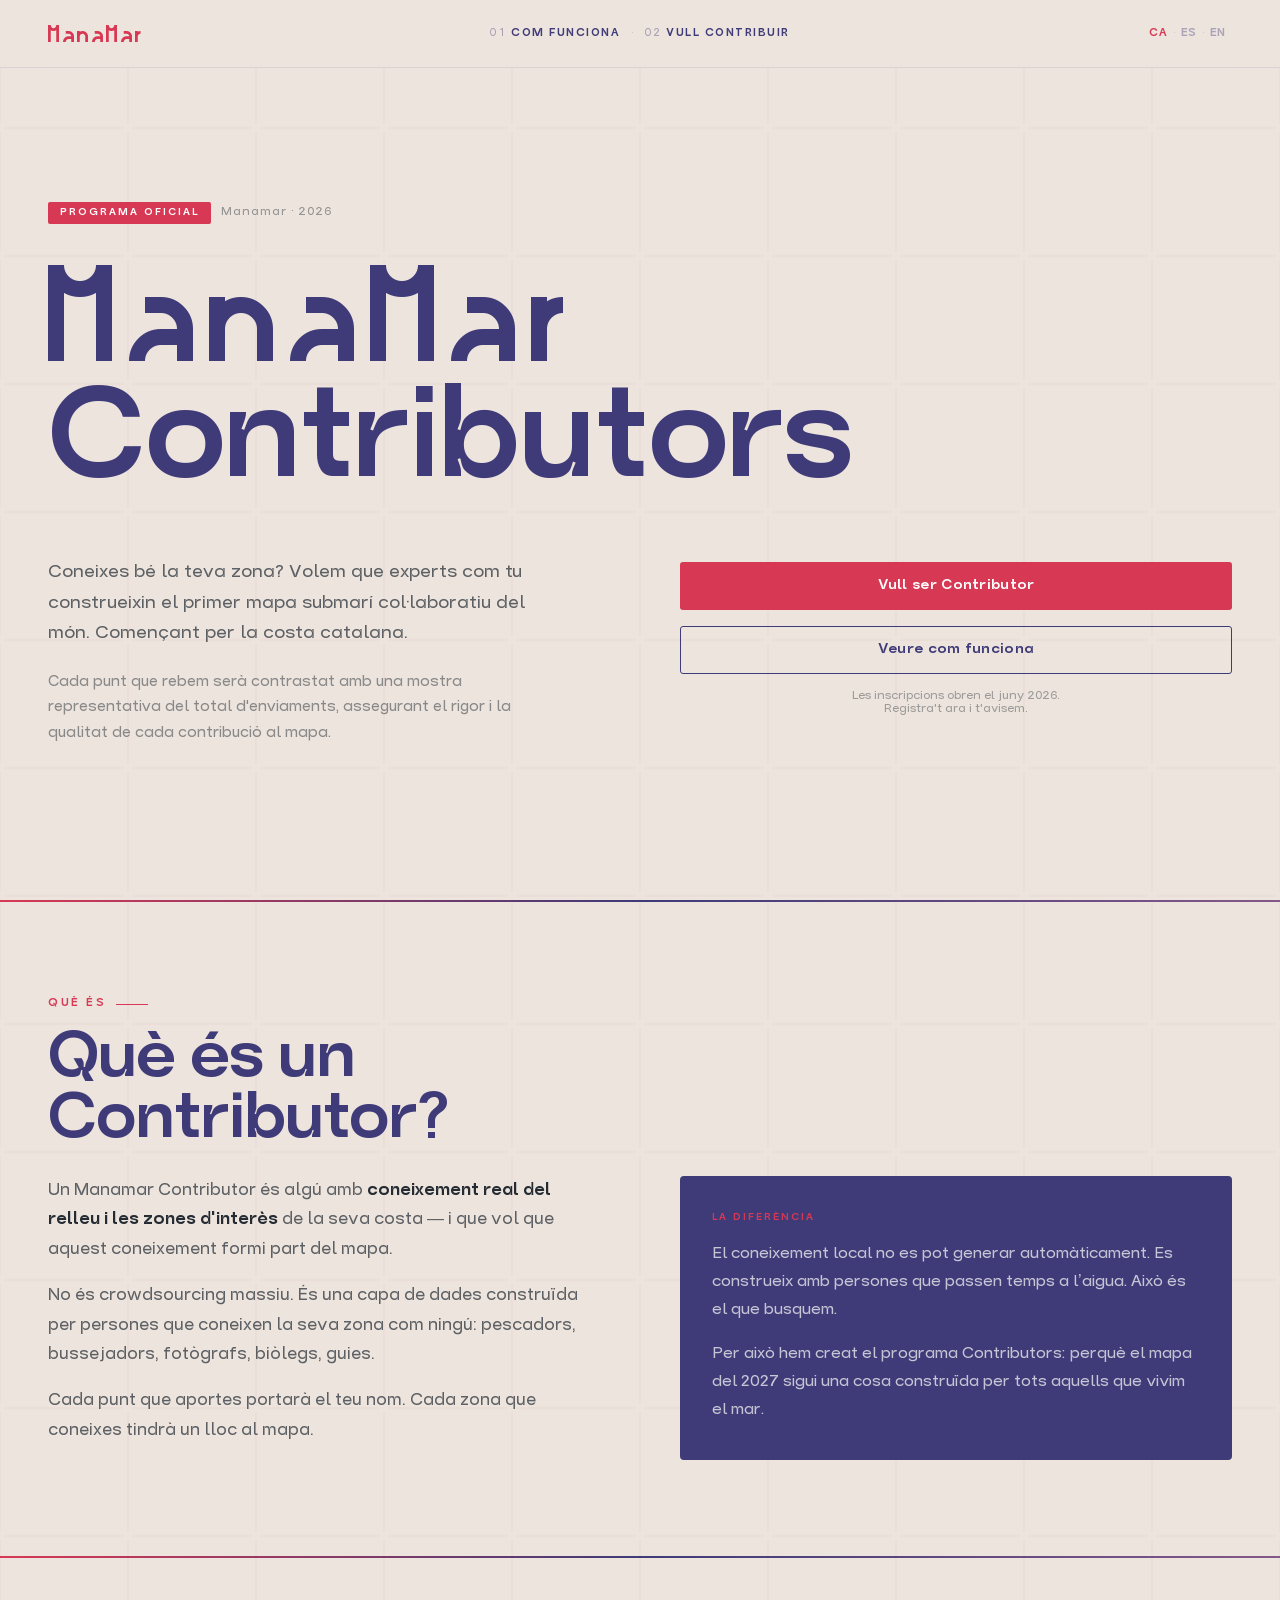
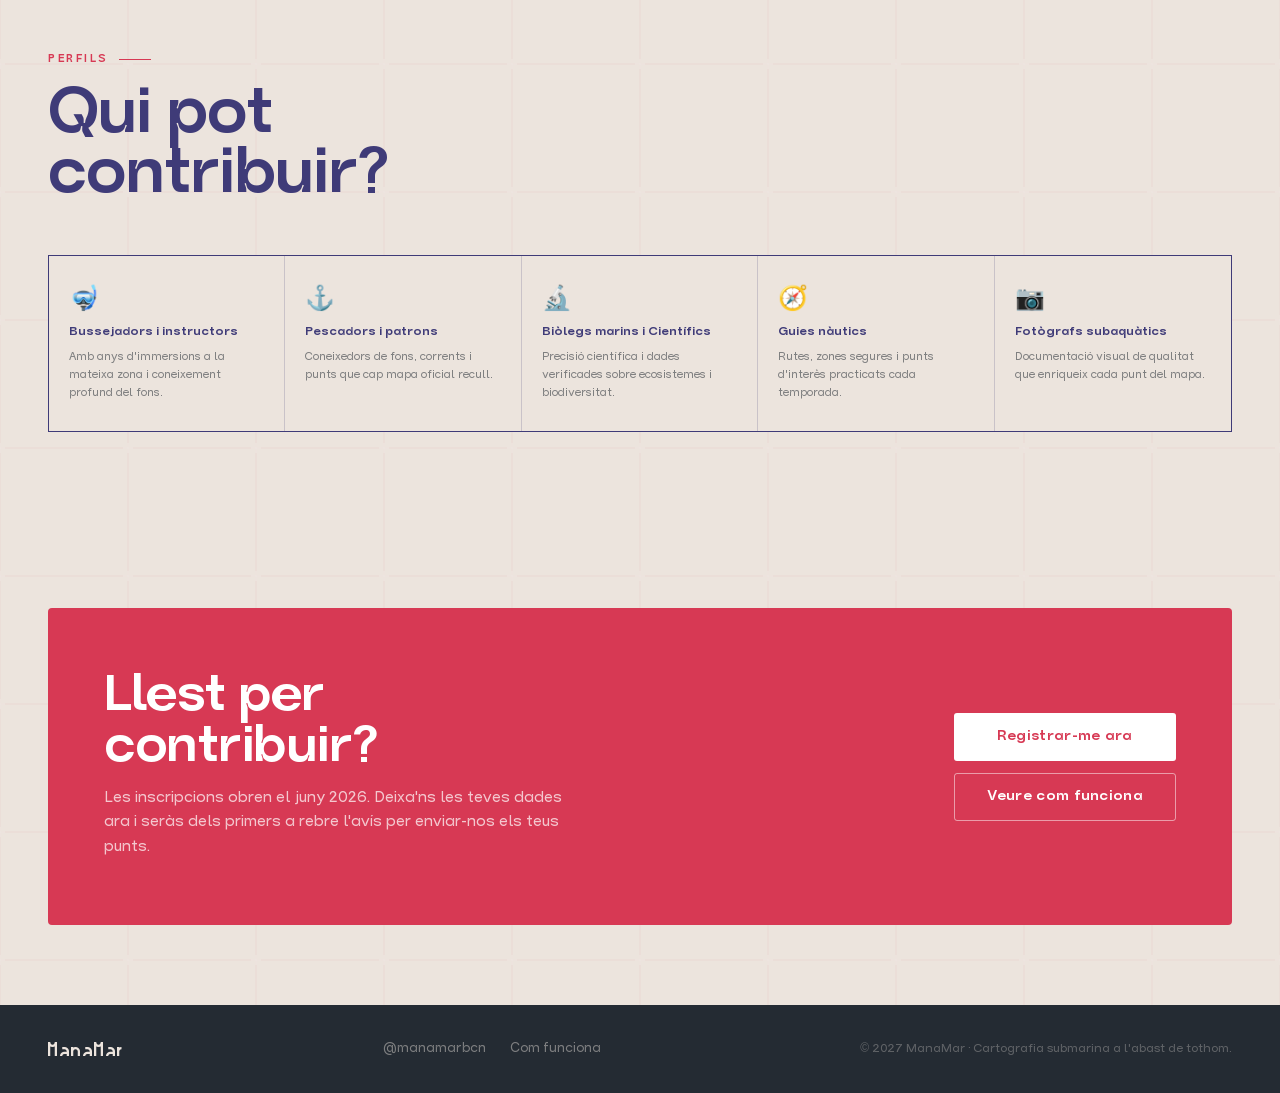
<file: index.html>
<!DOCTYPE html>
<html lang="ca">
<head>
<meta charset="UTF-8">
<meta name="viewport" content="width=device-width, initial-scale=1.0">
<title>Manamar Contributors</title>
<link rel="stylesheet" href="assets/css/fonts.css">
<style>
:root{--cream:#ECE4DD;--red:#D73954;--red-dark:#b02d44;--indigo:#3F3B78;--purple:#845889;--yellow:#D09F47;--green:#88AD4D;--dark:#242B33;--white:#F5F5F5;}
*,*::before,*::after{box-sizing:border-box;margin:0;padding:0;}
body{font-family:'Trap',sans-serif;font-weight:500;background:var(--cream);color:var(--dark);overflow-x:hidden;}
body::before{content:'';position:fixed;inset:0;background-image:url("data:image/svg+xml,%3Csvg viewBox='0 0 256 256' xmlns='http://www.w3.org/2000/svg'%3E%3Cfilter id='noise'%3E%3CfeTurbulence type='fractalNoise' baseFrequency='0.9' numOctaves='4' stitchTiles='stitch'/%3E%3C/filter%3E%3Crect width='100%25' height='100%25' filter='url(%23noise)'/%3E%3C/svg%3E");opacity:0.03;pointer-events:none;z-index:9999;}
.brand{font-family:'Nougatine',serif;font-weight:400;text-transform:none;letter-spacing:0.5px;}
.grid-cream{background-color:var(--cream);position:relative;}
.grid-cream::before{content:'';position:absolute;inset:0;background-image:url('assets/img/grid-pattern.svg');background-repeat:repeat;background-size:128px 128px;opacity:0.25;pointer-events:none;z-index:0;}
.grid-cream>*:not(nav):not(.nav-mobile-menu){position:relative;z-index:1;}

nav{position:fixed;top:0;left:0;right:0;z-index:100;height:68px;display:grid;grid-template-columns:1fr auto 1fr;align-items:center;padding:0 48px;background:rgba(236,228,221,0.88);backdrop-filter:blur(16px);border-bottom:1px solid rgba(63,59,120,0.1);}
nav.scrolled{background:rgba(236,228,221,0.97);box-shadow:0 1px 24px rgba(63,59,120,0.08);}
.nav-logo{font-family:'Nougatine',serif;font-weight:400;font-size:22px;color:var(--red);text-decoration:none;letter-spacing:0.5px;}
.nav-right{display:flex;align-items:center;gap:12px;justify-content:flex-end;}
.nav-links{display:flex;align-items:center;}
.nav-link{font-size:11px;font-weight:700;letter-spacing:1.5px;text-transform:uppercase;text-decoration:none;color:var(--indigo);padding:6px 12px;transition:color 0.2s;display:flex;align-items:center;gap:5px;}
.nav-link:hover{color:var(--red);}
.nav-link-num{opacity:0.4;font-weight:500;}
.nav-dot{font-size:10px;color:rgba(63,59,120,0.22);user-select:none;}
.lang-switcher{display:flex;align-items:center;}
.lang-btn{font-size:11px;font-weight:700;letter-spacing:1px;color:rgba(63,59,120,0.38);background:none;border:none;padding:4px 6px;cursor:pointer;transition:color 0.2s;font-family:'Trap',sans-serif;}
.lang-btn:hover{color:rgba(63,59,120,0.65);}
.lang-btn.active{color:var(--red);}
.lang-sep{font-size:10px;color:rgba(63,59,120,0.22);user-select:none;}
.nav-cta{background:var(--red);color:white;font-family:'Trap',sans-serif;font-size:13px;font-weight:700;padding:9px 22px;border-radius:3px;text-decoration:none;letter-spacing:0.3px;transition:background 0.2s;}
.nav-cta:hover{background:var(--red-dark);}
.nav-hamburger{display:none;flex-direction:column;justify-content:center;align-items:center;gap:5px;width:40px;height:40px;background:none;border:none;cursor:pointer;padding:4px;}
.nav-hamburger span{display:block;width:22px;height:2px;background:var(--indigo);border-radius:1px;transition:transform 0.25s,opacity 0.25s;}
.nav-hamburger.open span:nth-child(1){transform:rotate(45deg) translate(5px,5px);}
.nav-hamburger.open span:nth-child(2){opacity:0;}
.nav-hamburger.open span:nth-child(3){transform:rotate(-45deg) translate(5px,-5px);}
.nav-mobile-menu{display:none;position:fixed;top:68px;left:0;right:0;z-index:99;flex-direction:column;background:rgba(236,228,221,0.97);backdrop-filter:blur(16px);border-bottom:1px solid rgba(63,59,120,0.1);max-height:0;overflow:hidden;transition:max-height 0.3s ease;}
.nav-mobile-menu.open{max-height:280px;}
.nav-mobile-menu a{font-size:15px;font-weight:700;color:var(--indigo);text-decoration:none;padding:14px 20px;border-bottom:1px solid rgba(63,59,120,0.06);}

.hero{min-height:100vh;padding:128px 48px 80px;display:flex;flex-direction:column;justify-content:center;}
.hero-eyebrow{display:inline-flex;align-items:center;gap:10px;margin-bottom:32px;}
.hero-badge{background:var(--red);color:white;font-size:10px;font-weight:700;letter-spacing:2px;text-transform:uppercase;padding:5px 12px;border-radius:2px;}
.hero-year{font-size:12px;color:rgba(36,43,51,0.45);letter-spacing:1px;}
.hero h1{font-size:clamp(42px,10vw,128px);line-height:0.9;letter-spacing:-2px;color:var(--indigo);margin-bottom:0;max-width:900px;}
.hero-layout{display:grid;grid-template-columns:1fr 1fr;gap:80px;margin-top:56px;align-items:start;}
.hero-desc{font-size:18px;line-height:1.7;color:rgba(36,43,51,0.72);max-width:480px;}
.hero-desc strong{color:var(--indigo);font-weight:700;}
.hero-desc-sub{font-size:15px;line-height:1.7;color:rgba(36,43,51,0.5);max-width:480px;margin-top:20px;}
.hero-actions{display:flex;flex-direction:column;gap:16px;padding-top:4px;}

.btn-primary{display:inline-block;background:var(--red);color:white;font-family:'Trap',sans-serif;font-size:14px;font-weight:700;padding:16px 32px;border-radius:3px;text-decoration:none;letter-spacing:0.3px;text-align:center;transition:background 0.2s,transform 0.15s;}
.btn-primary:hover{background:var(--red-dark);transform:translateY(-1px);}
.btn-outline{display:inline-block;border:1.5px solid var(--indigo);color:var(--indigo);font-family:'Trap',sans-serif;font-size:14px;font-weight:700;padding:15px 32px;border-radius:3px;text-decoration:none;letter-spacing:0.3px;text-align:center;transition:background 0.2s,color 0.2s;}
.btn-outline:hover{background:var(--indigo);color:white;}
.btn-note{font-size:12px;color:rgba(36,43,51,0.4);text-align:center;}

.divider{height:2px;background:linear-gradient(90deg,var(--red),var(--indigo),var(--purple));}

.section-tag{font-size:11px;font-weight:700;letter-spacing:2.5px;text-transform:uppercase;color:var(--red);margin-bottom:20px;display:flex;align-items:center;gap:10px;}
.section-tag::after{content:'';width:32px;height:1px;background:var(--red);}
h2{font-size:clamp(40px,5vw,64px);line-height:0.95;letter-spacing:-1px;color:var(--indigo);margin-bottom:24px;}

.what-section{padding:96px 48px;}
.what-grid{display:grid;grid-template-columns:1fr 1fr;gap:80px;margin-top:16px;align-items:start;}
.what-intro{font-size:17px;line-height:1.75;color:rgba(36,43,51,0.72);}
.what-intro p+p{margin-top:16px;}
.what-intro strong{color:var(--dark);font-weight:700;}
.definition-box{background:var(--indigo);border-radius:4px;padding:36px 32px;}
.definition-box p{font-size:16px;line-height:1.75;color:rgba(245,245,245,0.75);}
.definition-box p+p{margin-top:16px;}
.definition-box strong{color:white;font-weight:700;}
.definition-label{font-size:10px;letter-spacing:2px;text-transform:uppercase;color:var(--red);font-weight:700;margin-bottom:16px;}

.profiles-section{padding:96px 48px;}
.profiles-grid{display:grid;grid-template-columns:repeat(5,1fr);margin-top:48px;border:1.5px solid var(--indigo);}
.profile-card{padding:28px 20px;border-right:1px solid rgba(63,59,120,0.2);cursor:default;transition:background 0.25s;background:var(--cream);}
.profile-card:last-child{border-right:none;}
.profile-card:hover{background:var(--red);}
.profile-card:hover .profile-icon,.profile-card:hover .profile-title,.profile-card:hover .profile-desc{color:white;}
.profile-card:hover .profile-desc{color:rgba(255,255,255,0.7);}
.profile-icon{font-size:24px;margin-bottom:12px;color:var(--indigo);transition:color 0.25s;}
.profile-title{font-size:12px;font-weight:700;color:var(--indigo);margin-bottom:8px;transition:color 0.25s;line-height:1.3;}
.profile-desc{font-size:11px;line-height:1.65;color:rgba(36,43,51,0.55);transition:color 0.25s;}

.cta-band{padding:80px 48px;}
.cta-band-inner{background:var(--red);border-radius:4px;padding:64px 56px;display:grid;grid-template-columns:1fr auto;gap:48px;align-items:center;}
.cta-band h3{font-size:clamp(32px,4vw,52px);line-height:1;color:white;letter-spacing:-0.5px;}
.cta-band p{font-size:15px;line-height:1.65;color:rgba(255,255,255,0.72);margin-top:12px;max-width:480px;}
.cta-band-actions{display:flex;flex-direction:column;gap:12px;min-width:220px;}
.btn-white{display:inline-block;background:white;color:var(--red);font-family:'Trap',sans-serif;font-size:14px;font-weight:700;padding:16px 32px;border-radius:3px;text-decoration:none;text-align:center;letter-spacing:0.3px;transition:transform 0.15s,box-shadow 0.15s;}
.btn-white:hover{transform:translateY(-1px);box-shadow:0 4px 16px rgba(0,0,0,0.15);}
.btn-white-outline{display:inline-block;border:1.5px solid rgba(255,255,255,0.5);color:white;font-family:'Trap',sans-serif;font-size:14px;font-weight:700;padding:15px 32px;border-radius:3px;text-decoration:none;text-align:center;letter-spacing:0.3px;transition:border-color 0.2s,background 0.2s;}
.btn-white-outline:hover{border-color:white;background:rgba(255,255,255,0.1);}

footer{background:var(--dark);padding:28px 48px;display:flex;justify-content:space-between;align-items:center;flex-wrap:wrap;gap:16px;}
.footer-logo{font-family:'Nougatine',serif;font-weight:400;font-size:18px;color:var(--cream);letter-spacing:0.5px;}
.footer-links{display:flex;gap:24px;}
.footer-links a{font-size:13px;color:rgba(236,228,221,0.45);text-decoration:none;transition:color 0.2s;}
.footer-links a:hover{color:var(--cream);}
.footer-copy{font-size:12px;color:rgba(236,228,221,0.3);}

.reveal{opacity:0;transform:translateY(24px);transition:opacity 0.6s ease,transform 0.6s ease;}
.reveal.visible{opacity:1;transform:translateY(0);}
.reveal-delay-1{transition-delay:0.1s;}

@media(max-width:768px){
  nav{padding:0 20px;height:60px;}
  .nav-mobile-menu{top:60px;}
  .nav-logo{font-size:18px;}
  .nav-hamburger{display:flex;}
  .nav-cta{display:none;}
  .nav-links{display:none;}
  .nav-mobile-menu{display:flex;}
  h1{font-size:clamp(36px,10vw,48px);}
  h2{font-size:clamp(28px,7vw,40px);}
  .hero{padding:96px 20px 56px;}
  .hero-layout{grid-template-columns:1fr;gap:40px;}
  .what-section,.profiles-section,.cta-band{padding:56px 20px;}
  .what-grid{grid-template-columns:1fr;gap:40px;}
  .profiles-grid{grid-template-columns:1fr 1fr;}
  .profile-card{border-bottom:1px solid rgba(63,59,120,0.2);}
  .cta-band-inner{grid-template-columns:1fr;padding:40px 28px;}
  footer{flex-direction:column;align-items:center;text-align:center;padding:32px 20px;}
  .footer-links{flex-direction:column;align-items:center;gap:14px;}
}
@media(max-width:500px){.profiles-grid{grid-template-columns:1fr;}}
</style>
</head>
<body class="grid-cream">

<nav>
  <a class="nav-logo" href="index.html">ManaMar</a>
  <div class="nav-links">
    <a class="nav-link" href="how-to/"><span class="nav-link-num">01</span> Com funciona</a>
    <span class="nav-dot">·</span>
    <a class="nav-link" href="https://forms.gle/eNXkwGBBJvVmhNHh9" target="_blank"><span class="nav-link-num">02</span> Vull contribuir</a>
  </div>
  <div class="nav-right">
    <div class="lang-switcher">
      <button class="lang-btn" onclick="setLang('ca')">CA</button>
      <span class="lang-sep">·</span>
      <button class="lang-btn" onclick="setLang('es')">ES</button>
      <span class="lang-sep">·</span>
      <button class="lang-btn" onclick="setLang('en')">EN</button>
    </div>
    <button class="nav-hamburger" aria-label="Menu" aria-expanded="false">
      <span></span><span></span><span></span>
    </button>
  </div>
</nav>
<div class="nav-mobile-menu" id="mobile-menu">
  <a href="how-to/" data-i18n="nav_how">01 Com funciona</a>
  <a href="https://forms.gle/eNXkwGBBJvVmhNHh9" target="_blank" data-i18n="nav_cta">02 Vull contribuir</a>
</div>

<section class="hero">
  <div class="hero-eyebrow">
    <span class="hero-badge" data-i18n="hero_badge">Programa Oficial</span>
    <span class="hero-year" data-i18n="hero_year">Manamar · 2026</span>
  </div>
  <h1><span class="brand">ManaMar</span><br>Contributors</h1>
  <div class="hero-layout">
    <div>
      <p class="hero-desc" data-i18n="hero_desc_1">Coneixes bé la teva zona? Volem que experts com tu construeixin el primer mapa submarí col·laboratiu del món. Començant per la costa catalana.</p>
      <p class="hero-desc-sub" data-i18n="hero_desc_2">Cada punt que rebem serà contrastat amb una mostra representativa del total d'enviaments, assegurant el rigor i la qualitat de cada contribució al mapa.</p>
    </div>
    <div class="hero-actions">
      <a href="https://forms.gle/eNXkwGBBJvVmhNHh9" target="_blank" class="btn-primary" data-i18n="hero_cta">Vull ser Contributor</a>
      <a href="how-to/" class="btn-outline" data-i18n="hero_how">Veure com funciona</a>
      <p class="btn-note" data-i18n="hero_note">Les inscripcions obren el juny 2026.<br>Registra't ara i t'avisem.</p>
    </div>
  </div>
</section>

<div class="divider"></div>

<section class="what-section">
  <div class="section-tag reveal" data-i18n="what_tag">Què és</div>
  <h2 class="reveal" data-i18n="what_h2">Què és un<br>Contributor?</h2>
  <div class="what-grid">
    <div class="what-intro reveal">
      <p data-i18n="what_p1">Un Manamar Contributor és algú amb <strong>coneixement real del relleu i les zones d'interès</strong> de la seva costa — i que vol que aquest coneixement formi part del mapa.</p>
      <p data-i18n="what_p2">No és crowdsourcing massiu. És una capa de dades construïda per persones que coneixen la seva zona com ningú: pescadors, bussejadors, fotògrafs, biòlegs, guies.</p>
      <p data-i18n="what_p3">Cada punt que aportes portarà el teu nom. Cada zona que coneixes tindrà un lloc al mapa.</p>
    </div>
    <div class="definition-box reveal">
      <div class="definition-label" data-i18n="what_diff_label">La diferència</div>
      <p data-i18n="what_diff_1">El coneixement local no es pot generar automàticament. Es construeix amb persones que passen temps a l'aigua. Això és el que busquem.</p>
      <p data-i18n="what_diff_2">Per això existeix el programa Contributors. Perquè el mapa del 2027 sigui <strong>fiable des del primer dia</strong>.</p>
    </div>
  </div>
</section>

<div class="divider"></div>

<section class="profiles-section">
  <div class="section-tag reveal" data-i18n="profiles_tag">Perfils</div>
  <h2 class="reveal" data-i18n="profiles_h2">Qui pot<br>contribuir?</h2>
  <div class="profiles-grid reveal">
    <div class="profile-card">
      <div class="profile-icon">🤿</div>
      <div class="profile-title" data-i18n="profile_1_title">Bussejadors i instructors</div>
      <div class="profile-desc" data-i18n="profile_1_desc">Amb anys d'immersions a la mateixa zona i coneixement profund del fons.</div>
    </div>
    <div class="profile-card">
      <div class="profile-icon">⚓</div>
      <div class="profile-title" data-i18n="profile_2_title">Pescadors i patrons</div>
      <div class="profile-desc" data-i18n="profile_2_desc">Coneixedors de fons, corrents i punts que cap mapa oficial recull.</div>
    </div>
    <div class="profile-card">
      <div class="profile-icon">🔬</div>
      <div class="profile-title" data-i18n="profile_3_title">Biòlegs marins i Científics</div>
      <div class="profile-desc" data-i18n="profile_3_desc">Precisió científica i dades verificades sobre ecosistemes i biodiversitat.</div>
    </div>
    <div class="profile-card">
      <div class="profile-icon">🧭</div>
      <div class="profile-title" data-i18n="profile_4_title">Guies nàutics</div>
      <div class="profile-desc" data-i18n="profile_4_desc">Rutes, zones segures i punts d'interès practicats cada temporada.</div>
    </div>
    <div class="profile-card">
      <div class="profile-icon">📷</div>
      <div class="profile-title" data-i18n="profile_5_title">Fotògrafs subaquàtics</div>
      <div class="profile-desc" data-i18n="profile_5_desc">Documentació visual de qualitat que enriqueix cada punt del mapa.</div>
    </div>
  </div>
</section>

<section class="cta-band">
  <div class="cta-band-inner reveal">
    <div>
      <h3 data-i18n="cta_h3">Llest per<br>contribuir?</h3>
      <p data-i18n="cta_desc">Les inscripcions obren el juny 2026. Deixa'ns les teves dades ara i seràs dels primers a rebre l'avís per enviar-nos els teus punts.</p>
    </div>
    <div class="cta-band-actions">
      <a href="https://forms.gle/eNXkwGBBJvVmhNHh9" target="_blank" class="btn-white" data-i18n="cta_register">Registrar-me ara</a>
      <a href="how-to/" class="btn-white-outline" data-i18n="cta_how">Veure com funciona</a>
    </div>
  </div>
</section>

<footer>
  <div class="footer-logo">ManaMar</div>
  <div class="footer-links">
    <a href="https://instagram.com/manamarbcn" target="_blank">@manamarbcn</a>
    <a href="how-to/" data-i18n="nav_how">Com funciona</a>
  </div>
  <div class="footer-copy"><span data-i18n="footer_copy">© 2026 ManaMar · Cartografia submarina a l'abast de tothom.</span></div>
</footer>

<script>
let currentLang = localStorage.getItem('manamar_lang') || 'ca';

async function loadLang(lang) {
  try {
    const res = await fetch(`assets/i18n/${lang}.json`);
    if (!res.ok) throw new Error('fetch failed');
    const t = await res.json();
    document.querySelectorAll('[data-i18n]').forEach(el => {
      const key = el.getAttribute('data-i18n');
      if (t[key] !== undefined) el.innerHTML = t[key];
    });
  } catch(e) { console.warn('Could not load lang:', lang, e); }
}

function setLang(lang) {
  currentLang = lang;
  localStorage.setItem('manamar_lang', lang);
  document.documentElement.lang = lang;
  document.querySelectorAll('.lang-btn').forEach(btn => {
    btn.classList.toggle('active', btn.textContent.toLowerCase() === lang);
  });
  loadLang(lang);
}

document.addEventListener('DOMContentLoaded', () => {
  setLang(currentLang);

  window.addEventListener('scroll', () => {
    document.querySelector('nav').classList.toggle('scrolled', window.scrollY > 60);
  });

  const hamburger = document.querySelector('.nav-hamburger');
  const mobileMenu = document.getElementById('mobile-menu');
  if (hamburger && mobileMenu) {
    hamburger.addEventListener('click', () => {
      const isOpen = hamburger.classList.toggle('open');
      hamburger.setAttribute('aria-expanded', isOpen);
      mobileMenu.classList.toggle('open');
    });
    mobileMenu.querySelectorAll('a').forEach(a => {
      a.addEventListener('click', () => {
        hamburger.classList.remove('open');
        hamburger.setAttribute('aria-expanded', 'false');
        mobileMenu.classList.remove('open');
      });
    });
  }

  const obs = new IntersectionObserver((entries) => {
    entries.forEach(e => { if (e.isIntersecting) e.target.classList.add('visible'); });
  }, { threshold: 0.1 });
  document.querySelectorAll('.reveal').forEach(el => obs.observe(el));
});
</script>
</body>
</html>
</file>
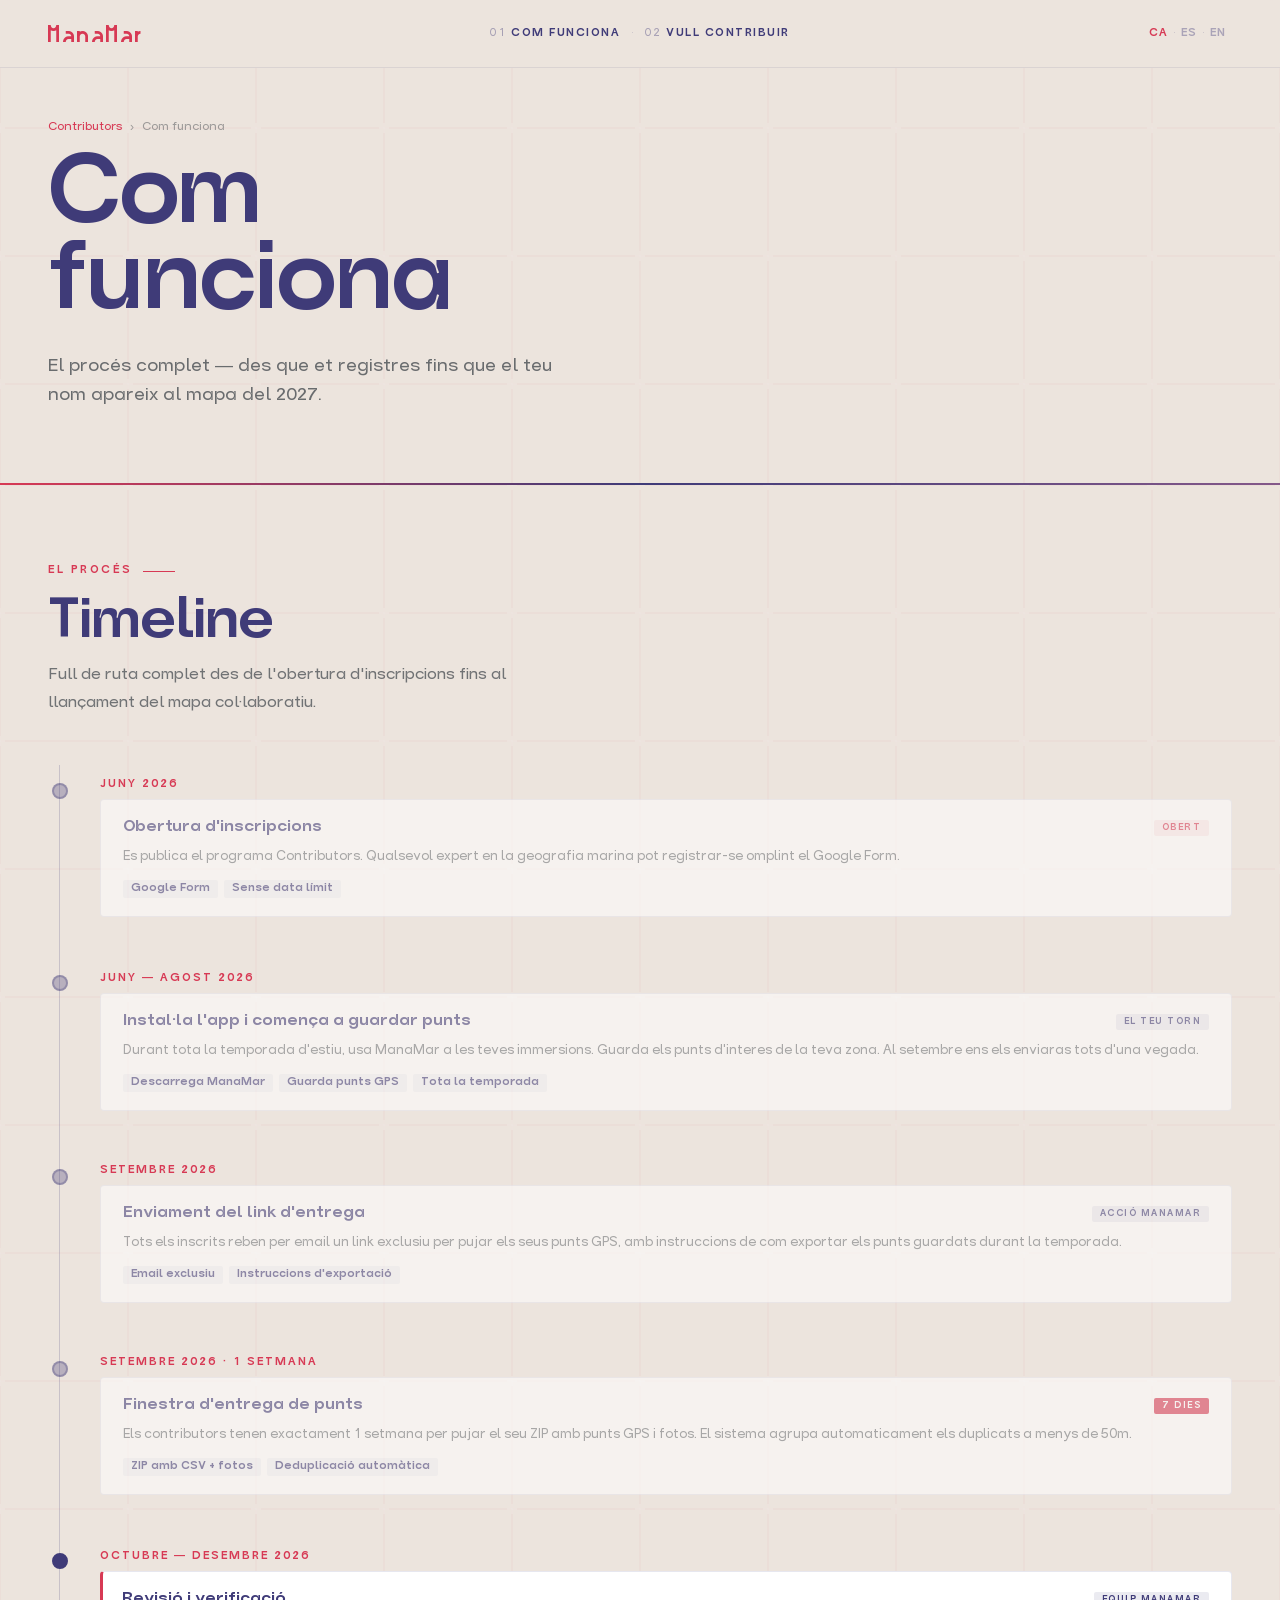
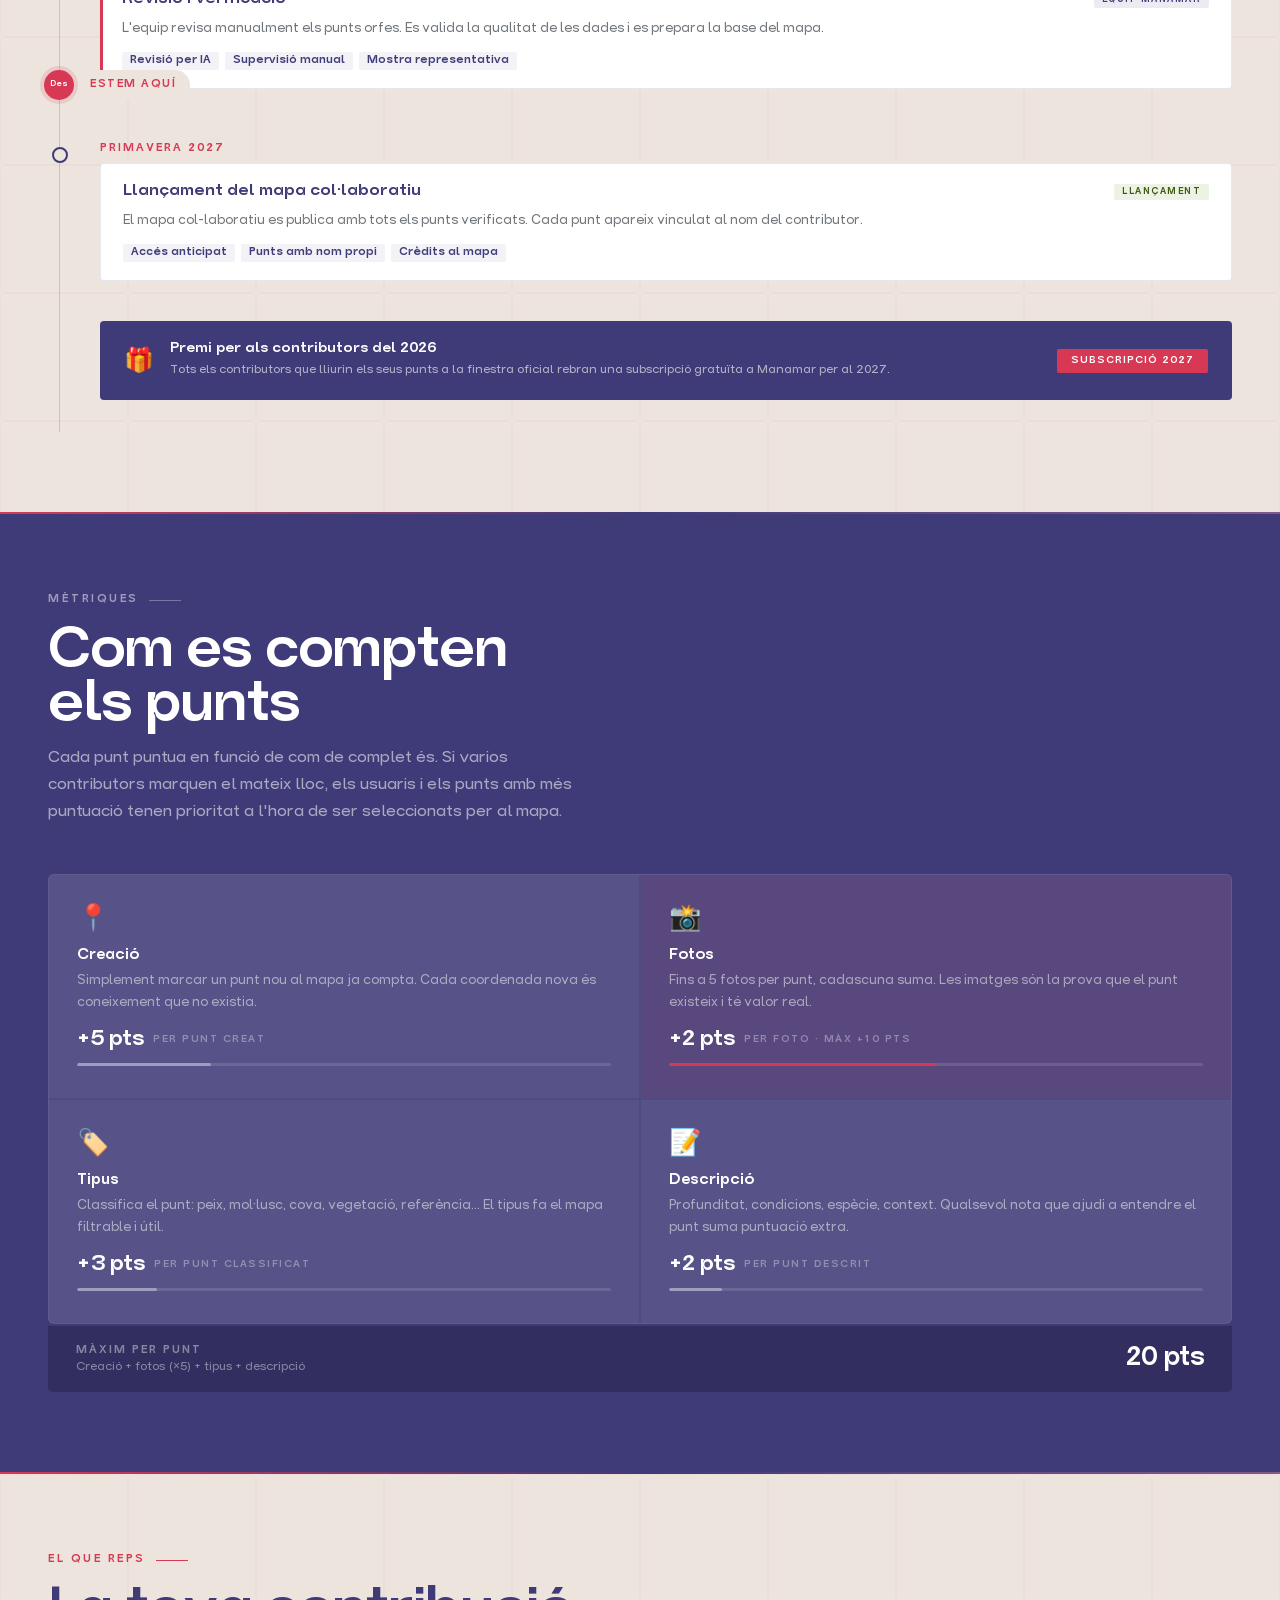
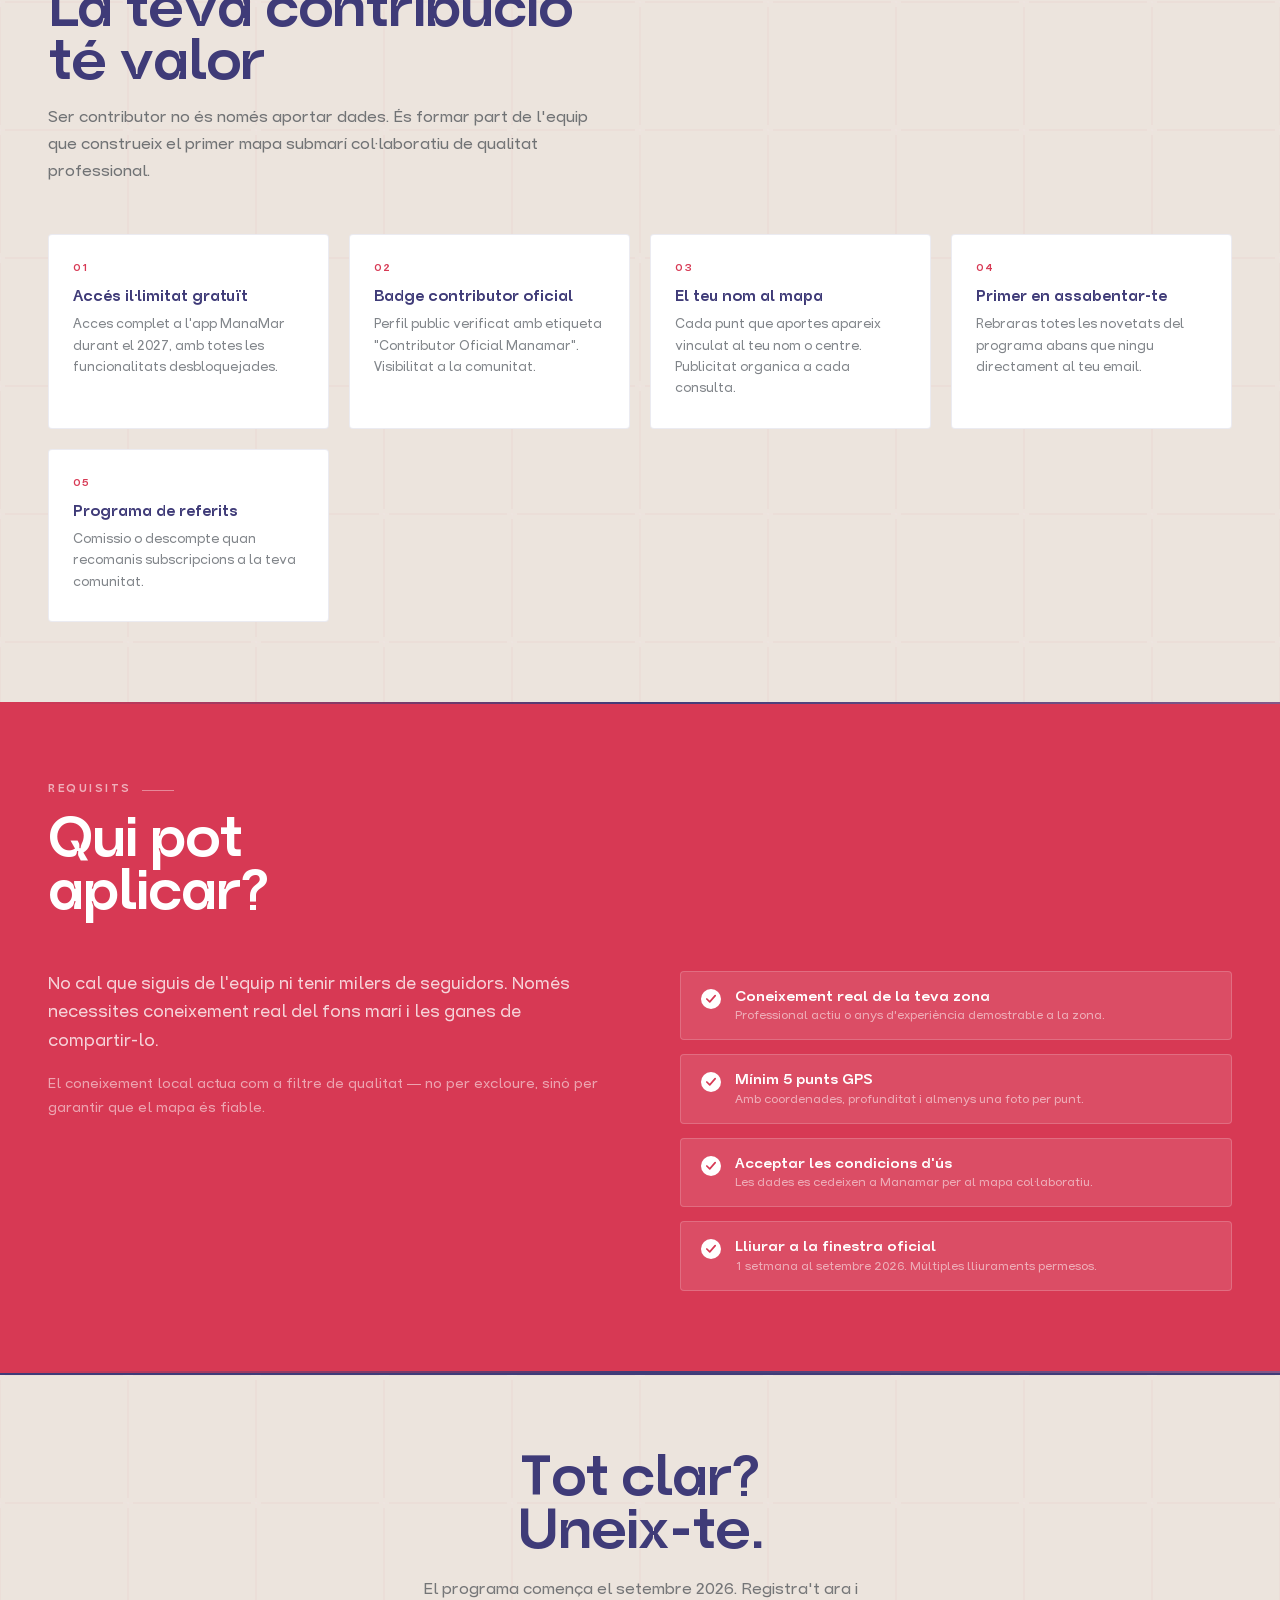
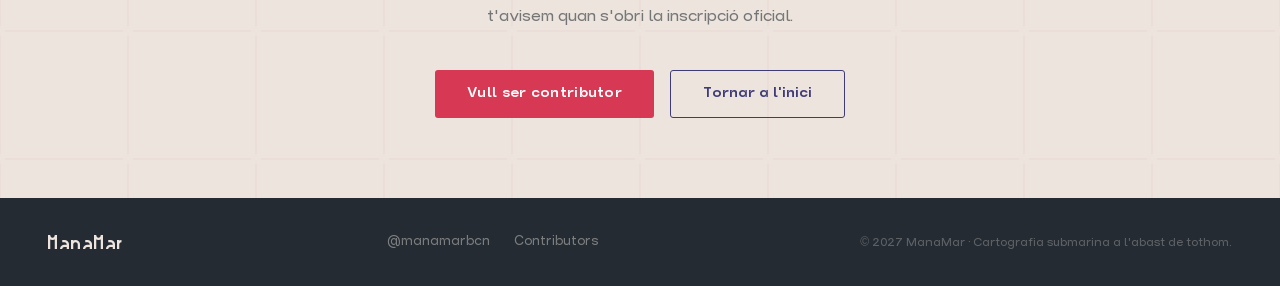
<file: how-to/index.html>
<!DOCTYPE html>
<html lang="ca">
<head>
<meta charset="UTF-8">
<meta name="viewport" content="width=device-width, initial-scale=1.0">
<title>Com funciona — Manamar Contributors</title>
<link rel="stylesheet" href="../assets/css/fonts.css">
<style>
:root{--cream:#ECE4DD;--red:#D73954;--red-dark:#b02d44;--indigo:#3F3B78;--purple:#845889;--yellow:#D09F47;--green:#88AD4D;--dark:#242B33;--white:#F5F5F5;}
*,*::before,*::after{box-sizing:border-box;margin:0;padding:0;}
body{font-family:'Trap',sans-serif;font-weight:500;background:var(--cream);color:var(--dark);overflow-x:hidden;}
body::before{content:'';position:fixed;inset:0;background-image:url("data:image/svg+xml,%3Csvg viewBox='0 0 256 256' xmlns='http://www.w3.org/2000/svg'%3E%3Cfilter id='noise'%3E%3CfeTurbulence type='fractalNoise' baseFrequency='0.9' numOctaves='4' stitchTiles='stitch'/%3E%3C/filter%3E%3Crect width='100%25' height='100%25' filter='url(%23noise)'/%3E%3C/svg%3E");opacity:0.03;pointer-events:none;z-index:9999;}
.brand{font-family:'Nougatine',serif;font-weight:400;text-transform:none;letter-spacing:0.5px;}
.grid-cream{background-color:var(--cream);position:relative;}
.grid-cream::before{content:'';position:absolute;inset:0;background-image:url('../assets/img/grid-pattern.svg');background-repeat:repeat;background-size:128px 128px;opacity:0.25;pointer-events:none;z-index:0;}
.grid-cream>*:not(nav):not(.nav-mobile-menu){position:relative;z-index:1;}

nav{position:fixed;top:0;left:0;right:0;z-index:100;height:68px;display:grid;grid-template-columns:1fr auto 1fr;align-items:center;padding:0 48px;background:rgba(236,228,221,0.88);backdrop-filter:blur(16px);border-bottom:1px solid rgba(63,59,120,0.1);}
nav.scrolled{background:rgba(236,228,221,0.97);box-shadow:0 1px 24px rgba(63,59,120,0.08);}
.nav-logo{font-family:'Nougatine',serif;font-weight:400;font-size:22px;color:var(--red);text-decoration:none;letter-spacing:0.5px;}
.nav-back{font-size:13px;font-weight:700;color:var(--indigo);text-decoration:none;}
.nav-right{display:flex;align-items:center;gap:12px;justify-content:flex-end;}
.nav-links{display:flex;align-items:center;}
.nav-link{font-size:11px;font-weight:700;letter-spacing:1.5px;text-transform:uppercase;text-decoration:none;color:var(--indigo);padding:6px 12px;transition:color 0.2s;display:flex;align-items:center;gap:5px;}
.nav-link:hover{color:var(--red);}
.nav-link-num{opacity:0.4;font-weight:500;}
.nav-dot{font-size:10px;color:rgba(63,59,120,0.22);user-select:none;}
.lang-switcher{display:flex;align-items:center;}
.lang-btn{font-size:11px;font-weight:700;letter-spacing:1px;color:rgba(63,59,120,0.38);background:none;border:none;padding:4px 6px;cursor:pointer;transition:color 0.2s;font-family:'Trap',sans-serif;}
.lang-btn:hover{color:rgba(63,59,120,0.65);}
.lang-btn.active{color:var(--red);}
.lang-sep{font-size:10px;color:rgba(63,59,120,0.22);user-select:none;}
.nav-cta{background:var(--red);color:white;font-family:'Trap',sans-serif;font-size:13px;font-weight:700;padding:9px 22px;border-radius:3px;text-decoration:none;transition:background 0.2s;}
.nav-cta:hover{background:var(--red-dark);}
.nav-hamburger{display:none;flex-direction:column;justify-content:center;align-items:center;gap:5px;width:40px;height:40px;background:none;border:none;cursor:pointer;padding:4px;}
.nav-hamburger span{display:block;width:22px;height:2px;background:var(--indigo);border-radius:1px;transition:transform 0.25s,opacity 0.25s;}
.nav-hamburger.open span:nth-child(1){transform:rotate(45deg) translate(5px,5px);}
.nav-hamburger.open span:nth-child(2){opacity:0;}
.nav-hamburger.open span:nth-child(3){transform:rotate(-45deg) translate(5px,-5px);}
.nav-mobile-menu{display:none;position:fixed;top:68px;left:0;right:0;z-index:99;flex-direction:column;background:rgba(236,228,221,0.97);backdrop-filter:blur(16px);border-bottom:1px solid rgba(63,59,120,0.1);max-height:0;overflow:hidden;transition:max-height 0.3s ease;}
.nav-mobile-menu.open{max-height:280px;}
.nav-mobile-menu a{font-size:15px;font-weight:700;color:var(--indigo);text-decoration:none;padding:14px 20px;border-bottom:1px solid rgba(63,59,120,0.06);}

.page-header{padding:120px 48px 72px;}
.breadcrumb{font-size:12px;color:rgba(36,43,51,0.4);margin-bottom:20px;display:flex;align-items:center;gap:8px;}
.breadcrumb a{color:var(--red);text-decoration:none;}
.breadcrumb a:hover{text-decoration:underline;}
.page-header h1{font-size:clamp(52px,8vw,96px);line-height:0.9;letter-spacing:-2px;color:var(--indigo);}
.page-header-sub{font-size:18px;line-height:1.65;color:rgba(36,43,51,0.65);max-width:520px;margin-top:24px;}

.divider{height:2px;background:linear-gradient(90deg,var(--red),var(--indigo),var(--purple));}

section{padding:80px 48px;}
.section-tag{font-size:11px;font-weight:700;letter-spacing:2.5px;text-transform:uppercase;color:var(--red);margin-bottom:20px;display:flex;align-items:center;gap:10px;}
.section-tag::after{content:'';width:32px;height:1px;background:var(--red);}
h2{font-size:clamp(36px,4.5vw,56px);line-height:0.95;letter-spacing:-1px;color:var(--indigo);margin-bottom:8px;}

.tl-wrap{position:relative;padding-bottom:32px;}
.tl-line{position:absolute;left:11px;top:0;bottom:0;width:1px;background:rgba(63,59,120,0.2);}
.tl-today{position:absolute;left:-4px;display:flex;align-items:center;gap:10px;z-index:20;transition:top 0.8s cubic-bezier(0.4,0,0.2,1);background:var(--cream);padding-right:8px;border-radius:20px;}
.tl-today-dot{width:30px;height:30px;border-radius:50%;background:var(--red);display:flex;align-items:center;justify-content:center;font-size:8px;font-weight:700;color:white;flex-shrink:0;box-shadow:0 0 0 4px rgba(215,57,84,0.15);}
.tl-today-text{font-size:11px;font-weight:700;color:var(--red);letter-spacing:1.5px;text-transform:uppercase;white-space:nowrap;background:var(--cream);padding:0 6px;}
.tl-phase{position:relative;padding:0 0 40px 52px;}
.tl-dot{position:absolute;left:4px;top:18px;width:16px;height:16px;border-radius:50%;border:2px solid var(--indigo);background:var(--cream);transition:background 0.3s,border-color 0.3s;z-index:2;}
.tl-phase.tl-active .tl-dot{background:var(--indigo);border-color:var(--indigo);}
.tl-phase.tl-past .tl-dot{background:rgba(63,59,120,0.3);border-color:rgba(63,59,120,0.3);}
.tl-month{font-size:11px;font-weight:700;letter-spacing:2px;text-transform:uppercase;color:var(--red);margin-bottom:8px;padding-top:14px;}
.tl-card{background:white;border:1px solid rgba(63,59,120,0.12);border-radius:4px;padding:18px 22px;transition:border-color 0.2s;}
.tl-phase.tl-active .tl-card{border-left:3px solid var(--red);padding-left:19px;}
.tl-phase.tl-past .tl-card{opacity:0.55;}
.tl-card-head{display:flex;align-items:flex-start;justify-content:space-between;gap:12px;margin-bottom:10px;}
.tl-card-title{font-size:16px;font-weight:700;color:var(--indigo);}
.tl-badge{font-size:9px;font-weight:700;letter-spacing:1.5px;text-transform:uppercase;white-space:nowrap;padding:3px 8px;border-radius:2px;flex-shrink:0;margin-top:2px;}
.badge-open{background:rgba(215,57,84,0.1);color:var(--red);}
.badge-action{background:rgba(63,59,120,0.1);color:var(--indigo);}
.badge-now{background:var(--red);color:white;}
.badge-launch{background:rgba(136,173,77,0.15);color:#3d5a10;}
.tl-card-desc{font-size:13px;line-height:1.7;color:rgba(36,43,51,0.65);}
.tl-tags{display:flex;flex-wrap:wrap;gap:6px;margin-top:12px;}
.tl-tag{font-size:11px;font-weight:700;color:var(--indigo);background:rgba(63,59,120,0.06);border-radius:2px;padding:3px 8px;}
.tl-reward{margin-left:52px;background:var(--indigo);border-radius:4px;padding:20px 24px;display:flex;align-items:center;gap:16px;flex-wrap:wrap;}
.tl-reward-icon{font-size:24px;flex-shrink:0;}
.tl-reward-title{font-size:14px;font-weight:700;color:white;margin-bottom:4px;}
.tl-reward-desc{font-size:12px;line-height:1.6;color:rgba(245,245,245,0.65);}
.tl-reward-pill{margin-left:auto;background:var(--red);color:white;font-size:10px;font-weight:700;letter-spacing:1px;text-transform:uppercase;padding:6px 14px;border-radius:2px;white-space:nowrap;flex-shrink:0;}

.benefits-section{background:var(--cream);}
.benefits-section .section-tag{color:var(--red);}
.benefits-section .section-tag::after{background:var(--red);}
.benefits-section h2{color:var(--indigo);}
.benefits-intro{font-size:16px;color:rgba(36,43,51,0.62);max-width:540px;line-height:1.7;margin-top:12px;margin-bottom:48px;}
.benefits-grid{display:grid;grid-template-columns:repeat(auto-fit,minmax(260px,1fr));gap:20px;}
.benefit-card{background:white;border:1px solid rgba(63,59,120,0.1);border-radius:4px;padding:28px 24px;transition:background 0.2s,border-color 0.2s;}
.benefit-card:hover{background:#F0EAE4;border-color:rgba(215,57,84,0.3);}
.benefit-num{font-size:10px;font-weight:700;letter-spacing:2px;color:var(--red);margin-bottom:14px;}
.benefit-title{font-size:15px;font-weight:700;color:var(--indigo);margin-bottom:8px;}
.benefit-desc{font-size:13px;line-height:1.65;color:rgba(36,43,51,0.58);}

.metrics-section{background:var(--indigo);}
.metrics-section .section-tag{color:rgba(255,255,255,0.5);}
.metrics-section .section-tag::after{background:rgba(255,255,255,0.3);}
.metrics-section h2{color:white;}
.metrics-intro{font-size:16px;color:rgba(245,245,245,0.6);max-width:540px;line-height:1.7;margin-top:12px;margin-bottom:48px;}
.metrics-grid{display:grid;grid-template-columns:1fr 1fr;gap:2px;background:rgba(255,255,255,0.08);border:1.5px solid rgba(255,255,255,0.1);border-radius:6px;overflow:hidden;}
.metric-card{background:rgba(255,255,255,0.05);padding:32px 28px;position:relative;transition:background 0.2s;}
.metric-card:hover{background:rgba(255,255,255,0.1);}
.metric-card::after{content:'';position:absolute;bottom:0;left:0;right:0;height:3px;background:var(--red);transform:scaleX(0);transform-origin:left;transition:transform 0.3s cubic-bezier(0.4,0,0.2,1);}
.metric-card:hover::after{transform:scaleX(1);}
.metric-icon{font-size:26px;margin-bottom:14px;line-height:1;}
.metric-name{font-size:15px;font-weight:700;color:white;margin-bottom:6px;}
.metric-desc{font-size:13px;line-height:1.65;color:rgba(245,245,245,0.55);margin-bottom:16px;}
.metric-pts-row{display:flex;align-items:center;gap:10px;}
.metric-pts{font-family:'Trap',sans-serif;font-weight:700;font-size:22px;color:white;letter-spacing:-0.5px;line-height:1;}
.metric-pts-label{font-size:10px;font-weight:700;letter-spacing:1.5px;text-transform:uppercase;color:rgba(255,255,255,0.35);}
.metric-bar{margin-top:12px;height:3px;background:rgba(255,255,255,0.12);border-radius:2px;overflow:hidden;}
.metric-bar-fill{height:100%;border-radius:2px;background:rgba(255,255,255,0.35);transition:width 1s ease;}
.metric-card--photos .metric-bar-fill{background:var(--red);}
.metric-card--photos{background:rgba(215,57,84,0.08);}
.metric-card--photos .metric-pts{color:white;}
.metrics-total{margin-top:2px;background:rgba(0,0,0,0.2);border-radius:0 0 5px 5px;padding:18px 28px;display:flex;align-items:center;justify-content:space-between;gap:16px;flex-wrap:wrap;}
.metrics-total-label{font-size:11px;font-weight:700;letter-spacing:2px;text-transform:uppercase;color:rgba(245,245,245,0.45);}
.metrics-total-num{font-family:'Trap',sans-serif;font-weight:700;font-size:26px;color:white;letter-spacing:-0.5px;}
.metrics-total-sub{font-size:12px;color:rgba(245,245,245,0.45);margin-top:2px;}

.req-section{background:var(--red);}
.req-section .section-tag{color:rgba(255,255,255,0.6);}
.req-section .section-tag::after{background:rgba(255,255,255,0.4);}
.req-section h2{color:white;}
.req-layout{display:grid;grid-template-columns:1fr 1fr;gap:80px;margin-top:48px;align-items:start;}
.req-intro{font-size:17px;color:rgba(255,255,255,0.78);line-height:1.7;}
.req-intro+.req-intro{margin-top:16px;}
.req-list{display:flex;flex-direction:column;gap:14px;}
.req-item{background:rgba(255,255,255,0.1);border:1px solid rgba(255,255,255,0.18);border-radius:4px;padding:16px 20px;display:flex;align-items:flex-start;gap:14px;}
.req-check{width:20px;height:20px;flex-shrink:0;background:white;border-radius:50%;display:flex;align-items:center;justify-content:center;margin-top:1px;}
.req-check svg{width:10px;height:10px;}
.req-text{font-size:14px;font-weight:700;color:white;line-height:1.4;}
.req-sub{font-size:12px;color:rgba(255,255,255,0.55);margin-top:3px;font-weight:500;}

.final-cta{padding:80px 48px;text-align:center;border-top:2px solid var(--indigo);}
.final-cta h2{margin-bottom:16px;}
.final-cta p{font-size:16px;color:rgba(36,43,51,0.6);max-width:440px;margin:0 auto 40px;line-height:1.65;}
.final-cta-actions{display:flex;gap:16px;justify-content:center;flex-wrap:wrap;}
.btn-primary{display:inline-block;background:var(--red);color:white;font-family:'Trap',sans-serif;font-size:14px;font-weight:700;padding:16px 32px;border-radius:3px;text-decoration:none;letter-spacing:0.3px;transition:background 0.2s,transform 0.15s;}
.btn-primary:hover{background:var(--red-dark);transform:translateY(-1px);}
.btn-outline{display:inline-block;border:1.5px solid var(--indigo);color:var(--indigo);font-family:'Trap',sans-serif;font-size:14px;font-weight:700;padding:15px 32px;border-radius:3px;text-decoration:none;transition:background 0.2s,color 0.2s;}
.btn-outline:hover{background:var(--indigo);color:white;}

footer{background:var(--dark);padding:28px 48px;display:flex;justify-content:space-between;align-items:center;flex-wrap:wrap;gap:16px;}
.footer-logo{font-family:'Nougatine',serif;font-weight:400;font-size:18px;color:var(--cream);letter-spacing:0.5px;}
.footer-links{display:flex;gap:24px;}
.footer-links a{font-size:13px;color:rgba(236,228,221,0.45);text-decoration:none;transition:color 0.2s;}
.footer-links a:hover{color:var(--cream);}
.footer-copy{font-size:12px;color:rgba(236,228,221,0.3);}

.reveal{opacity:0;transform:translateY(24px);transition:opacity 0.6s ease,transform 0.6s ease;}
.reveal.visible{opacity:1;transform:translateY(0);}
.reveal-delay-1{transition-delay:0.1s;}

@media(max-width:768px){
  nav{padding:0 20px;height:60px;}
  .nav-mobile-menu{top:60px;}
  .nav-logo{font-size:18px;}
  .nav-hamburger{display:flex;}
  .nav-back{display:none;}
  .nav-cta{display:none;}
  .nav-links{display:none;}
  .nav-mobile-menu{display:flex;}
  h1{font-size:clamp(36px,10vw,48px);}
  h2{font-size:clamp(28px,7vw,40px);}
  .page-header{padding:96px 20px 48px;}
  section{padding:56px 20px;}
  .final-cta{padding:56px 20px;}
  .req-layout{grid-template-columns:1fr;gap:40px;}
  .metrics-grid{grid-template-columns:1fr;}
  footer{flex-direction:column;align-items:center;text-align:center;padding:32px 20px;}
  .footer-links{flex-direction:column;align-items:center;gap:14px;}
  .tl-reward{margin-left:0;}
}
@media(max-width:500px){.step{grid-template-columns:48px 1fr;gap:16px;}}
</style>
</head>
<body class="grid-cream">

<nav>
  <a class="nav-logo" href="../">ManaMar</a>
  <div class="nav-links">
    <a class="nav-link" href="../how-to/"><span class="nav-link-num">01</span> Com funciona</a>
    <span class="nav-dot">·</span>
    <a class="nav-link" href="https://forms.gle/eNXkwGBBJvVmhNHh9" target="_blank"><span class="nav-link-num">02</span> Vull contribuir</a>
  </div>
  <div class="nav-right">
    <div class="lang-switcher">
      <button class="lang-btn" onclick="setLang('ca')">CA</button>
      <span class="lang-sep">·</span>
      <button class="lang-btn" onclick="setLang('es')">ES</button>
      <span class="lang-sep">·</span>
      <button class="lang-btn" onclick="setLang('en')">EN</button>
    </div>
    <button class="nav-hamburger" aria-label="Menu" aria-expanded="false">
      <span></span><span></span><span></span>
    </button>
  </div>
</nav>
<div class="nav-mobile-menu" id="mobile-menu">
  <a href="../how-to/" data-i18n="nav_how">01 Com funciona</a>
  <a href="https://forms.gle/eNXkwGBBJvVmhNHh9" target="_blank" data-i18n="nav_cta">02 Vull contribuir</a>
</div>

<header class="page-header">
  <div class="breadcrumb">
    <a href="../" data-i18n="breadcrumb_contributors">Contributors</a>
    <span>›</span>
    <span data-i18n="breadcrumb_how">Com funciona</span>
  </div>
  <h1>Com<br>funciona</h1>
  <p class="page-header-sub" data-i18n="header_sub">El procés complet — des que et registres fins que el teu nom apareix al mapa del 2027.</p>
</header>

<div class="divider"></div>

<section class="grid-cream" id="proceso">
  <div class="section-tag reveal" data-i18n="proceso_tag">El procés</div>
  <h2 class="reveal" data-i18n="proceso_h2">Timeline</h2>
  <p class="reveal" data-i18n="proceso_intro" style="font-size:16px;color:rgba(36,43,51,0.62);max-width:520px;line-height:1.7;margin-top:12px;margin-bottom:48px;">Full de ruta complet des de l'obertura d'inscripcions fins al llançament del mapa col·laboratiu.</p>

  <div class="tl-wrap reveal">
    <div class="tl-line"></div>
    <div class="tl-today" id="tl-today">
      <div class="tl-today-dot"><span id="tl-today-label">Mai</span></div>
      <span class="tl-today-text" data-i18n="tl_today">Estem aquí</span>
    </div>

    <div class="tl-phase" data-from="2026-06-01" data-to="2026-08-31">
      <div class="tl-dot"></div>
      <div class="tl-month" data-i18n="tl_phase1_month">Juny 2026</div>
      <div class="tl-card">
        <div class="tl-card-head">
          <div class="tl-card-title" data-i18n="tl_phase1_title">Obertura d'inscripcions</div>
          <span class="tl-badge badge-open" data-i18n="tl_phase1_badge">Obert</span>
        </div>
        <p class="tl-card-desc" data-i18n="tl_phase1_desc">Es publica el programa Contributors. Qualsevol expert en la geografia marina pot registrar-se omplint el Google Form amb les seves dades.</p>
        <div class="tl-tags">
          <span class="tl-tag">Google Form</span>
          <span class="tl-tag">Sense data límit</span>
        </div>
      </div>
    </div>

    <div class="tl-phase" data-from="2026-06-01" data-to="2026-08-31">
      <div class="tl-dot"></div>
      <div class="tl-month" data-i18n="tl_phase15_month">Juny — Agost 2026</div>
      <div class="tl-card">
        <div class="tl-card-head">
          <div class="tl-card-title" data-i18n="tl_phase15_title">Instal·la l'app i comença a guardar punts</div>
          <span class="tl-badge badge-action" data-i18n="tl_phase15_badge">El teu torn</span>
        </div>
        <p class="tl-card-desc" data-i18n="tl_phase15_desc">Durant tota la temporada d'estiu, usa ManaMar a les teves immersions. Guarda els punts d'interès de la teva zona. Al setembre ens els enviaràs tots d'una vegada.</p>
        <div class="tl-tags">
          <span class="tl-tag">Descarrega ManaMar</span>
          <span class="tl-tag">Guarda punts GPS</span>
          <span class="tl-tag">Tota la temporada</span>
        </div>
      </div>
    </div>

    <div class="tl-phase" data-from="2026-09-01" data-to="2026-09-30">
      <div class="tl-dot"></div>
      <div class="tl-month" data-i18n="tl_phase2_month">Setembre 2026</div>
      <div class="tl-card">
        <div class="tl-card-head">
          <div class="tl-card-title" data-i18n="tl_phase2_title">Enviament del link d'entrega</div>
          <span class="tl-badge badge-action" data-i18n="tl_phase2_badge">Acció Manamar</span>
        </div>
        <p class="tl-card-desc" data-i18n="tl_phase2_desc">Tots els inscrits reben per email un link exclusiu per pujar els seus punts GPS, amb instruccions de com exportar els punts guardats durant la temporada.</p>
        <div class="tl-tags">
          <span class="tl-tag">Email exclusiu</span>
          <span class="tl-tag">Instruccions d'exportació</span>
        </div>
      </div>
    </div>

    <div class="tl-phase" data-from="2026-10-01" data-to="2026-10-07">
      <div class="tl-dot"></div>
      <div class="tl-month" data-i18n="tl_phase3_month">Octubre 2026 · 1 setmana</div>
      <div class="tl-card">
        <div class="tl-card-head">
          <div class="tl-card-title" data-i18n="tl_phase3_title">Finestra d'entrega de punts</div>
          <span class="tl-badge badge-now" data-i18n="tl_phase3_badge">7 dies</span>
        </div>
        <p class="tl-card-desc" data-i18n="tl_phase3_desc">Els contributors tenen exactament 1 setmana per pujar el seu ZIP amb punts GPS i fotos. El sistema agrupa automàticament els duplicats a menys de 50m.</p>
        <div class="tl-tags">
          <span class="tl-tag">ZIP amb CSV + fotos</span>
          <span class="tl-tag">Deduplicació automàtica</span>
        </div>
      </div>
    </div>

    <div class="tl-phase" data-from="2026-10-08" data-to="2026-12-31">
      <div class="tl-dot"></div>
      <div class="tl-month" data-i18n="tl_phase4_month">Octubre — Desembre 2026</div>
      <div class="tl-card">
        <div class="tl-card-head">
          <div class="tl-card-title" data-i18n="tl_phase4_title">Revisió i verificació</div>
          <span class="tl-badge badge-action" data-i18n="tl_phase4_badge">Equip Manamar</span>
        </div>
        <p class="tl-card-desc" data-i18n="tl_phase4_desc">L'equip revisa manualment els punts orfes que el sistema no ha pogut agrupar. Es valida la qualitat de les dades i es prepara la base del mapa.</p>
        <div class="tl-tags">
          <span class="tl-tag">Revisió per IA</span>
          <span class="tl-tag">Supervisió manual</span>
          <span class="tl-tag">Mostra representativa</span>
        </div>
      </div>
    </div>

    <div class="tl-phase" data-from="2027-03-01" data-to="2027-12-31">
      <div class="tl-dot"></div>
      <div class="tl-month" data-i18n="tl_phase5_month">Primavera 2027</div>
      <div class="tl-card">
        <div class="tl-card-head">
          <div class="tl-card-title" data-i18n="tl_phase5_title">Llançament del mapa col·laboratiu</div>
          <span class="tl-badge badge-launch" data-i18n="tl_phase5_badge">Llançament</span>
        </div>
        <p class="tl-card-desc" data-i18n="tl_phase5_desc">El mapa col·laboratiu es publica amb tots els punts verificats. Cada punt apareix vinculat al nom del contributor. Els contributors reben accés anticipat.</p>
        <div class="tl-tags">
          <span class="tl-tag">Accés anticipat</span>
          <span class="tl-tag">Punts amb nom propi</span>
          <span class="tl-tag">Crèdits al mapa</span>
        </div>
      </div>
    </div>

    <div class="tl-reward reveal">
      <div class="tl-reward-icon">🎁</div>
      <div>
        <div class="tl-reward-title" data-i18n="tl_reward_title">Premi per als contributors del 2026</div>
        <div class="tl-reward-desc" data-i18n="tl_reward_desc">Tots els contributors que lliurin els seus punts a la finestra oficial rebran una subscripció gratuïta a Manamar per al 2027.</div>
      </div>
      <div class="tl-reward-pill" data-i18n="tl_reward_pill">Subscripció 2027</div>
    </div>
  </div>
</section>

<div class="divider"></div>

<section class="metrics-section" id="metriques">
  <div class="section-tag reveal" data-i18n="metrics_tag">Mètriques</div>
  <h2 class="reveal" data-i18n="metrics_h2">Com es compten<br>els punts</h2>
  <p class="metrics-intro reveal" data-i18n="metrics_intro">Cada punt puntua en funció de com de complet és. Si varios contributors marquen el mateix lloc, els usuaris i els punts amb més puntuació tenen prioritat a l'hora de ser seleccionats per al mapa.</p>

  <div class="metrics-grid reveal">
    <div class="metric-card">
      <div class="metric-icon">📍</div>
      <div class="metric-name" data-i18n="metric_1_name">Creació</div>
      <div class="metric-desc" data-i18n="metric_1_desc">Simplement marcar un punt nou al mapa ja compta. Cada coordenada nova és coneixement que no existia.</div>
      <div class="metric-pts-row">
        <div class="metric-pts">+5 pts</div>
        <div class="metric-pts-label">per punt creat</div>
      </div>
      <div class="metric-bar"><div class="metric-bar-fill" style="width:25%"></div></div>
    </div>
    <div class="metric-card metric-card--photos">
      <div class="metric-icon">📸</div>
      <div class="metric-name" data-i18n="metric_2_name">Fotos</div>
      <div class="metric-desc" data-i18n="metric_2_desc">Fins a 5 fotos per punt, cadascuna suma. Les imatges són la prova que el punt existeix i té valor real.</div>
      <div class="metric-pts-row">
        <div class="metric-pts">+2 pts</div>
        <div class="metric-pts-label">per foto · màx +10 pts</div>
      </div>
      <div class="metric-bar"><div class="metric-bar-fill" style="width:50%"></div></div>
    </div>
    <div class="metric-card">
      <div class="metric-icon">🏷️</div>
      <div class="metric-name" data-i18n="metric_3_name">Tipus</div>
      <div class="metric-desc" data-i18n="metric_3_desc">Classifica el punt: peix, mol·lusc, cova, vegetació, referència... El tipus fa el mapa filtrable i útil.</div>
      <div class="metric-pts-row">
        <div class="metric-pts">+3 pts</div>
        <div class="metric-pts-label">per punt classificat</div>
      </div>
      <div class="metric-bar"><div class="metric-bar-fill" style="width:15%"></div></div>
    </div>
    <div class="metric-card">
      <div class="metric-icon">📝</div>
      <div class="metric-name" data-i18n="metric_4_name">Descripció</div>
      <div class="metric-desc" data-i18n="metric_4_desc">Profunditat, condicions, espècie, context. Qualsevol nota que ajudi a entendre el punt suma puntuació extra.</div>
      <div class="metric-pts-row">
        <div class="metric-pts">+2 pts</div>
        <div class="metric-pts-label">per punt descrit</div>
      </div>
      <div class="metric-bar"><div class="metric-bar-fill" style="width:10%"></div></div>
    </div>
  </div>

  <div class="metrics-total reveal">
    <div>
      <div class="metrics-total-label" data-i18n="metrics_max_label">Màxim per punt</div>
      <div class="metrics-total-sub" data-i18n="metrics_max_sub">Creació + fotos (×5) + tipus + descripció</div>
    </div>
    <div class="metrics-total-num">20 pts</div>
  </div>
</section>

<div class="divider"></div>

<section class="benefits-section grid-cream">
  <div class="section-tag reveal" data-i18n="benefits_tag">El que reps</div>
  <h2 class="reveal" data-i18n="benefits_h2">La teva contribució<br>té valor</h2>
  <p class="benefits-intro reveal" data-i18n="benefits_intro">Ser contributor no és només aportar dades. És formar part de l'equip que construeix el primer mapa submarí col·laboratiu de qualitat professional.</p>
  <div class="benefits-grid">
    <div class="benefit-card reveal">
      <div class="benefit-num">01</div>
      <div class="benefit-title" data-i18n="benefit_1_title">Accés il·limitat gratuït</div>
      <div class="benefit-desc" data-i18n="benefit_1_desc">Accés complet a l'app ManaMar durant el 2027, amb totes les funcionalitats desbloquejades.</div>
    </div>
    <div class="benefit-card reveal">
      <div class="benefit-num">02</div>
      <div class="benefit-title" data-i18n="benefit_2_title">Badge contributor oficial</div>
      <div class="benefit-desc" data-i18n="benefit_2_desc">Perfil públic verificat amb etiqueta "Contributor Oficial Manamar". Visibilitat a la comunitat.</div>
    </div>
    <div class="benefit-card reveal">
      <div class="benefit-num">03</div>
      <div class="benefit-title" data-i18n="benefit_3_title">El teu nom al mapa</div>
      <div class="benefit-desc" data-i18n="benefit_3_desc">Cada punt que aportes apareix vinculat al teu nom o centre. Publicitat orgànica a cada consulta.</div>
    </div>
    <div class="benefit-card reveal">
      <div class="benefit-num">04</div>
      <div class="benefit-title" data-i18n="benefit_4_title">Primer en assabentar-te</div>
      <div class="benefit-desc" data-i18n="benefit_4_desc">Rebràs totes les novetats del programa abans que ningú — noves funcions, llançaments i actualitzacions del mapa directament al teu email.</div>
    </div>
    <div class="benefit-card reveal">
      <div class="benefit-num">05</div>
      <div class="benefit-title" data-i18n="benefit_5_title">Programa de referits</div>
      <div class="benefit-desc" data-i18n="benefit_5_desc">Comissió o descompte quan recomanis subscripcions a la teva comunitat.</div>
    </div>
  </div>
</section>

<div class="divider"></div>

<section class="req-section">
  <div class="section-tag reveal" data-i18n="req_tag">Requisits</div>
  <h2 class="reveal" data-i18n="req_h2">Qui pot<br>aplicar?</h2>
  <div class="req-layout">
    <div class="reveal">
      <p class="req-intro" data-i18n="req_intro_1">No cal que siguis de l'equip ni tenir milers de seguidors. Només necessites coneixement real del fons marí i les ganes de compartir-lo.</p>
      <p class="req-intro" style="margin-top:16px;font-size:14px;opacity:0.7;" data-i18n="req_intro_2">El coneixement local actua com a filtre de qualitat — no per excloure, sinó per garantir que el mapa és fiable.</p>
    </div>
    <div class="req-list reveal">
      <div class="req-item">
        <div class="req-check"><svg viewBox="0 0 12 10" fill="none"><path d="M1 5l3.5 3.5L11 1" stroke="#D73954" stroke-width="2" stroke-linecap="round" stroke-linejoin="round"/></svg></div>
        <div>
          <div class="req-text" data-i18n="req_1_text">Coneixement real de la teva zona</div>
          <div class="req-sub" data-i18n="req_1_sub">Professional actiu o anys d'experiència demostrable a la zona.</div>
        </div>
      </div>
      <div class="req-item">
        <div class="req-check"><svg viewBox="0 0 12 10" fill="none"><path d="M1 5l3.5 3.5L11 1" stroke="#D73954" stroke-width="2" stroke-linecap="round" stroke-linejoin="round"/></svg></div>
        <div>
          <div class="req-text" data-i18n="req_2_text">Mínim 5 punts GPS</div>
          <div class="req-sub" data-i18n="req_2_sub">Amb coordenades, profunditat i almenys una foto per punt.</div>
        </div>
      </div>
      <div class="req-item">
        <div class="req-check"><svg viewBox="0 0 12 10" fill="none"><path d="M1 5l3.5 3.5L11 1" stroke="#D73954" stroke-width="2" stroke-linecap="round" stroke-linejoin="round"/></svg></div>
        <div>
          <div class="req-text" data-i18n="req_3_text">Acceptar les condicions d'ús</div>
          <div class="req-sub" data-i18n="req_3_sub">Les dades es cedeixen a Manamar per al mapa col·laboratiu.</div>
        </div>
      </div>
      <div class="req-item">
        <div class="req-check"><svg viewBox="0 0 12 10" fill="none"><path d="M1 5l3.5 3.5L11 1" stroke="#D73954" stroke-width="2" stroke-linecap="round" stroke-linejoin="round"/></svg></div>
        <div>
          <div class="req-text" data-i18n="req_4_text">Lliurar a la finestra oficial</div>
          <div class="req-sub" data-i18n="req_4_sub">1 setmana al setembre 2026. Múltiples lliuraments permesos.</div>
        </div>
      </div>
    </div>
  </div>
</section>

<div class="divider"></div>

<section class="final-cta grid-cream">
  <h2 data-i18n="final_h2">Tot clar?<br>Uneix-te.</h2>
  <p data-i18n="final_desc">El programa comença el setembre 2026. Registra't ara i t'avisem quan s'obri la inscripció oficial.</p>
  <div class="final-cta-actions">
    <a href="https://forms.gle/eNXkwGBBJvVmhNHh9" target="_blank" class="btn-primary" data-i18n="final_cta">Vull ser contributor</a>
    <a href="../" class="btn-outline" data-i18n="final_back">Tornar a l'inici</a>
  </div>
</section>

<footer>
  <div class="footer-logo">ManaMar</div>
  <div class="footer-links">
    <a href="https://instagram.com/manamarbcn" target="_blank">@manamarbcn</a>
    <a href="../" data-i18n="breadcrumb_contributors">Contributors</a>
  </div>
  <div class="footer-copy"><span data-i18n="footer_copy">© 2026 ManaMar · Cartografia submarina a l'abast de tothom.</span></div>
</footer>

<script>
let currentLang = localStorage.getItem('manamar_lang') || 'ca';

async function loadLang(lang) {
  try {
    const res = await fetch(`../assets/i18n/${lang}.json`);
    if (!res.ok) throw new Error('fetch failed');
    const t = await res.json();
    document.querySelectorAll('[data-i18n]').forEach(el => {
      const key = el.getAttribute('data-i18n');
      if (t[key] !== undefined) el.innerHTML = t[key];
    });
  } catch(e) { console.warn('Could not load lang:', lang, e); }
}

function setLang(lang) {
  currentLang = lang;
  localStorage.setItem('manamar_lang', lang);
  document.documentElement.lang = lang;
  document.querySelectorAll('.lang-btn').forEach(btn => {
    btn.classList.toggle('active', btn.textContent.toLowerCase() === lang);
  });
  loadLang(lang);
}

document.addEventListener('DOMContentLoaded', () => {
  setLang(currentLang);

  window.addEventListener('scroll', () => {
    document.querySelector('nav').classList.toggle('scrolled', window.scrollY > 60);
  });

  const hamburger = document.querySelector('.nav-hamburger');
  const mobileMenu = document.getElementById('mobile-menu');
  if (hamburger && mobileMenu) {
    hamburger.addEventListener('click', () => {
      const isOpen = hamburger.classList.toggle('open');
      hamburger.setAttribute('aria-expanded', isOpen);
      mobileMenu.classList.toggle('open');
    });
    mobileMenu.querySelectorAll('a').forEach(a => {
      a.addEventListener('click', () => {
        hamburger.classList.remove('open');
        hamburger.setAttribute('aria-expanded', 'false');
        mobileMenu.classList.remove('open');
      });
    });
  }

  const phases = Array.from(document.querySelectorAll('.tl-phase'));
  const now = new Date();
  const ranges = phases.map(p => ({
    from: new Date(p.dataset.from),
    to: new Date(p.dataset.to + 'T23:59:59')
  }));
  let activeIdx = -1;
  ranges.forEach((r, i) => {
    if (now >= r.from && now <= r.to) {
      phases[i].classList.add('tl-active');
      if (activeIdx < 0) activeIdx = i;
    } else if (now > r.to) {
      phases[i].classList.add('tl-past');
    }
  });
  const wrap = document.querySelector('.tl-wrap');
  const todayEl = document.getElementById('tl-today');
  if (wrap && todayEl) {
    function positionToday() {
      let targetY = 0;
      if (now < ranges[0].from) {
        targetY = phases[0].offsetTop + 18;
      } else if (now > ranges[ranges.length-1].to) {
        targetY = wrap.scrollHeight - 40;
      } else if (activeIdx >= 0) {
        const r = ranges[activeIdx];
        const progress = (now - r.from) / (r.to - r.from);
        const phaseTop = phases[activeIdx].offsetTop + 18;
        const phaseBot = activeIdx < phases.length - 1 ? phases[activeIdx+1].offsetTop + 18 : wrap.scrollHeight - 40;
        targetY = phaseTop + progress * (phaseBot - phaseTop);
      } else {
        for (let i = 0; i < ranges.length - 1; i++) {
          if (now > ranges[i].to && now < ranges[i+1].from) {
            const progress = (now - ranges[i].to) / (ranges[i+1].from - ranges[i].to);
            targetY = phases[i].offsetTop + 18 + progress * (phases[i+1].offsetTop + 18 - phases[i].offsetTop - 18);
            break;
          }
        }
      }
      todayEl.style.top = Math.round(targetY - 15) + 'px';
      const months = ['Gen','Feb','Mar','Abr','Mai','Jun','Jul','Ago','Set','Oct','Nov','Des'];
      document.getElementById('tl-today-label').textContent = months[now.getMonth()];
    }
    requestAnimationFrame(positionToday);
    setTimeout(positionToday, 300);
    window.addEventListener('resize', positionToday);
  }

  const obs = new IntersectionObserver((entries) => {
    entries.forEach(e => { if (e.isIntersecting) e.target.classList.add('visible'); });
  }, { threshold: 0.1 });
  document.querySelectorAll('.reveal').forEach(el => obs.observe(el));
});
</script>
</body>
</html>
</file>
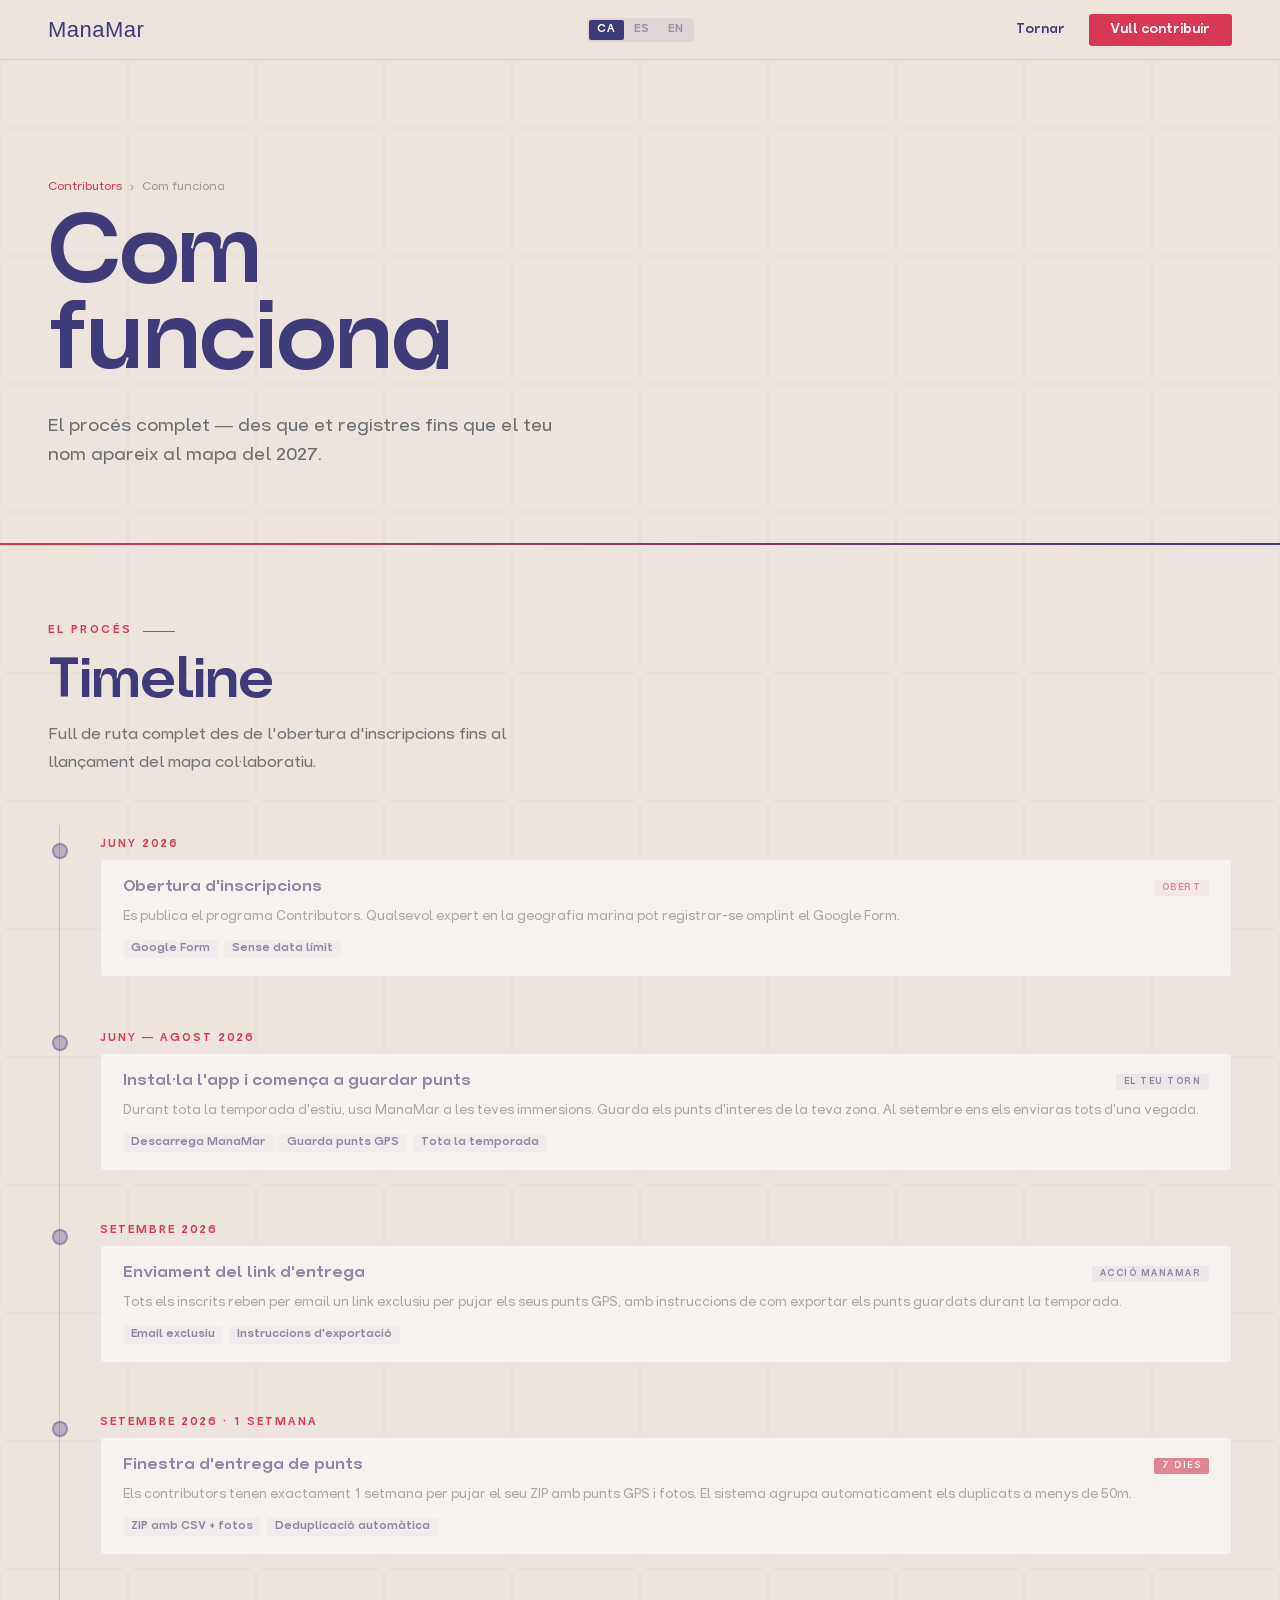
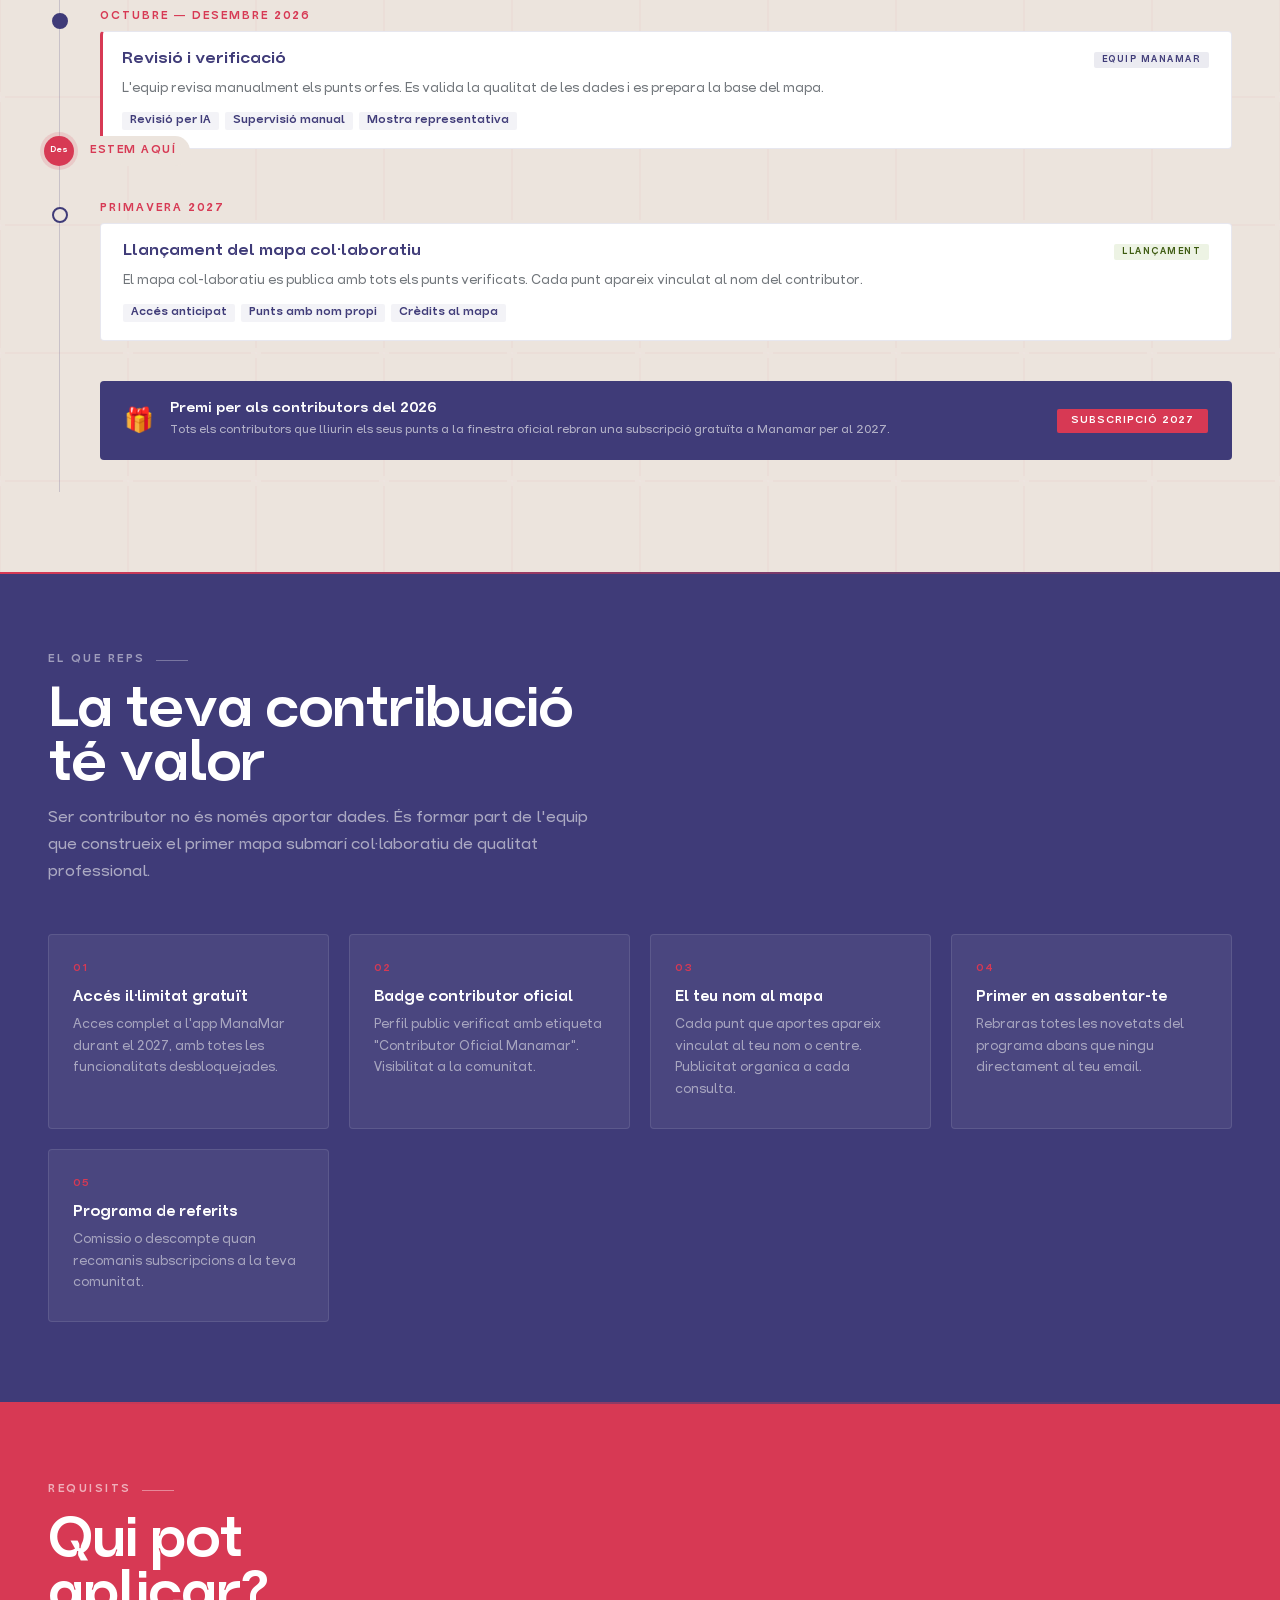
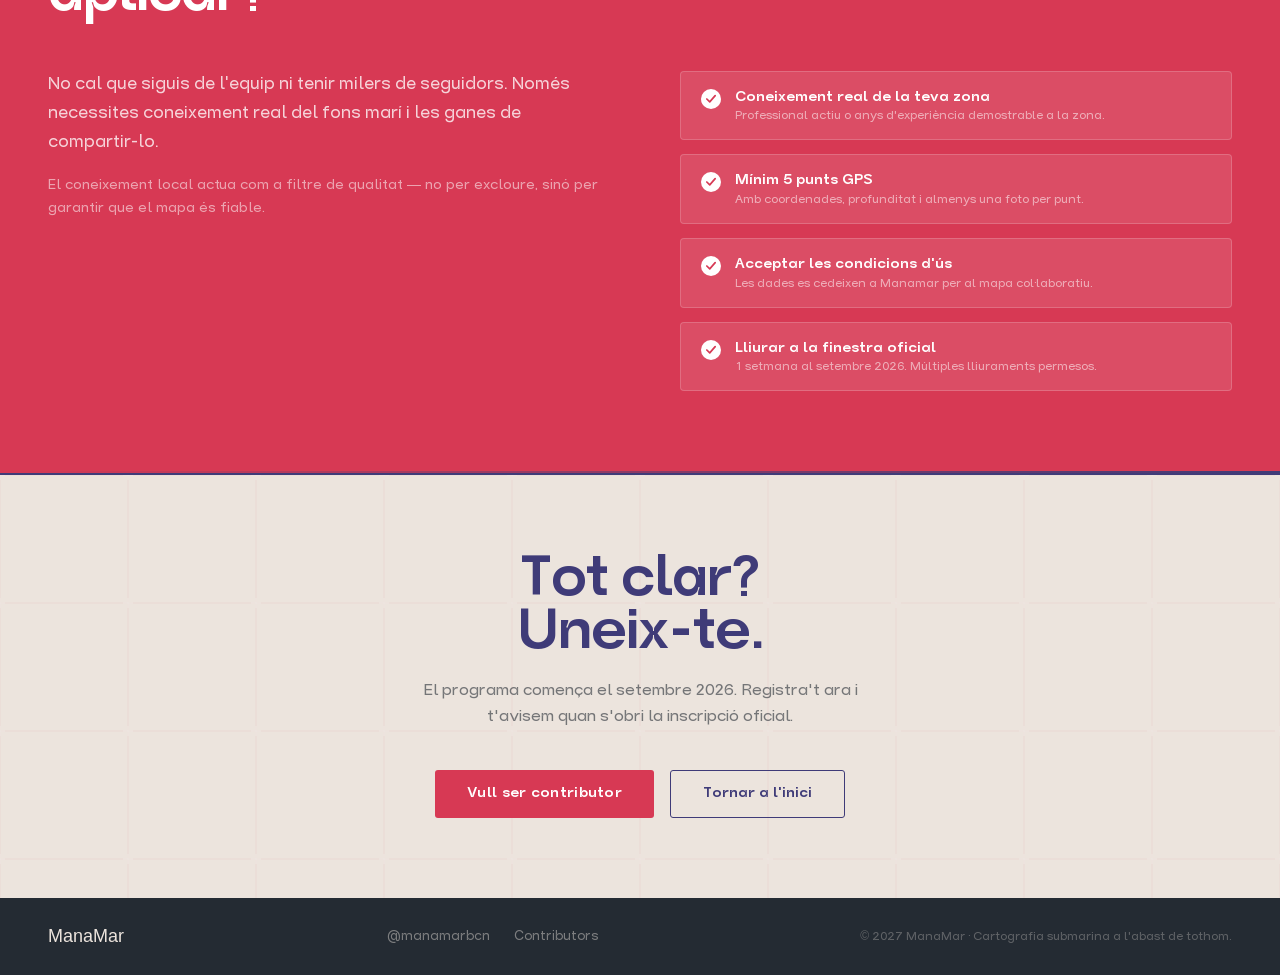
<file: como-funciona.html>
<!DOCTYPE html>
<html lang="ca">
<head>
<meta charset="UTF-8">
<meta name="viewport" content="width=device-width, initial-scale=1.0">
<title>Com funciona — Manamar Contributors</title>
<style>
@font-face { font-family:'Trap'; font-weight:500; src:url('assets/fonts/Trap-Medium.ttf') format('truetype'); }
@font-face { font-family:'Trap'; font-weight:700; src:url('assets/fonts/Trap-Bold.ttf') format('truetype'); }
@font-face { font-family:'Nougatine'; font-weight:400; src:url('assets/fonts/Nougatine_Regular_400.ttf') format('truetype'); }
:root {
  --cream:#ECE4DD; --red:#D73954; --red-dark:#b02d44;
  --indigo:#3F3B78; --purple:#845889; --yellow:#D09F47;
  --green:#88AD4D; --dark:#242B33; --white:#F5F5F5;
}
*,*::before,*::after{box-sizing:border-box;margin:0;padding:0;}
body{font-family:'Trap',sans-serif;font-weight:500;background:var(--cream);color:var(--dark);overflow-x:hidden;}
.grid-cream{background-color:var(--cream);position:relative;}
.grid-cream::before{content:'';position:absolute;inset:0;background-image:url('assets/img/grid-pattern.svg');background-repeat:repeat;background-size:128px 128px;opacity:0.25;pointer-events:none;z-index:0;}
.grid-cream>*{position:relative;z-index:1;}

/* NAV */
nav{position:fixed;top:0;left:0;right:0;z-index:100;background:var(--cream);border-bottom:1px solid rgba(216,59,85,0.2);padding:0 48px;height:60px;display:grid;grid-template-columns:1fr auto 1fr;align-items:center;}
.nav-logo{font-family:'Nougatine',sans-serif;font-size:22px;color:var(--indigo);text-decoration:none;letter-spacing:0.5px;}
.nav-right{display:flex;align-items:center;gap:24px;justify-content:flex-end;}
.lang-switcher{display:flex;gap:2px;align-items:center;background:rgba(63,59,120,0.08);border-radius:3px;padding:2px;}
.lang-btn{font-size:11px;font-weight:700;letter-spacing:1px;color:var(--indigo);background:none;border:none;padding:4px 8px;border-radius:2px;cursor:pointer;opacity:0.45;transition:opacity 0.2s,background 0.2s;font-family:'Trap',sans-serif;}
.lang-btn:hover{opacity:0.8;}
.lang-btn.active{background:var(--indigo);color:white;opacity:1;}
.nav-cta{background:var(--red);color:white;font-family:'Trap',sans-serif;font-size:13px;font-weight:700;padding:9px 22px;border-radius:3px;text-decoration:none;transition:background 0.2s;}
.nav-cta:hover{background:var(--red-dark);}

/* PAGE HEADER */
.page-header{padding:120px 48px 72px;}
.breadcrumb{font-size:12px;color:rgba(36,43,51,0.4);margin-bottom:20px;display:flex;align-items:center;gap:8px;}
.breadcrumb a{color:var(--red);text-decoration:none;}
.breadcrumb a:hover{text-decoration:underline;}
.page-header h1{font-size:clamp(52px,8vw,96px);line-height:0.9;letter-spacing:-2px;color:var(--indigo);}
.page-header-sub{font-size:18px;line-height:1.65;color:rgba(36,43,51,0.65);max-width:520px;margin-top:24px;}

/* DIVIDER */
.divider{height:2px;background:linear-gradient(90deg,var(--red),var(--indigo));}

/* SECTIONS */
section{padding:80px 48px;}
.section-tag{font-size:11px;font-weight:700;letter-spacing:2.5px;text-transform:uppercase;color:var(--red);margin-bottom:20px;display:flex;align-items:center;gap:10px;}
.section-tag::after{content:'';width:32px;height:1px;background:var(--red);}
h2{font-size:clamp(36px,4.5vw,56px);line-height:0.95;letter-spacing:-1px;color:var(--indigo);margin-bottom:8px;}

/* TIMELINE */
.tl-wrap{position:relative;padding-bottom:32px;}
.tl-line{position:absolute;left:11px;top:0;bottom:0;width:1px;background:rgba(63,59,120,0.2);}
.tl-today{position:absolute;left:-4px;display:flex;align-items:center;gap:10px;z-index:20;transition:top 0.8s cubic-bezier(0.4,0,0.2,1);background:var(--cream);padding-right:8px;border-radius:20px;}
.tl-today-dot{width:30px;height:30px;border-radius:50%;background:var(--red);display:flex;align-items:center;justify-content:center;font-size:8px;font-weight:700;color:white;flex-shrink:0;box-shadow:0 0 0 4px rgba(215,57,84,0.15);}
.tl-today-text{font-size:11px;font-weight:700;color:var(--red);letter-spacing:1.5px;text-transform:uppercase;white-space:nowrap;background:var(--cream);padding:0 6px;}
.tl-phase{position:relative;padding:0 0 40px 52px;}
.tl-dot{position:absolute;left:4px;top:18px;width:16px;height:16px;border-radius:50%;border:2px solid var(--indigo);background:var(--cream);transition:background 0.3s,border-color 0.3s;z-index:2;}
.tl-phase.tl-active .tl-dot{background:var(--indigo);border-color:var(--indigo);}
.tl-phase.tl-past .tl-dot{background:rgba(63,59,120,0.3);border-color:rgba(63,59,120,0.3);}
.tl-month{font-size:11px;font-weight:700;letter-spacing:2px;text-transform:uppercase;color:var(--red);margin-bottom:8px;padding-top:14px;}
.tl-card{background:white;border:1px solid rgba(63,59,120,0.12);border-radius:4px;padding:18px 22px;transition:border-color 0.2s;}
.tl-phase.tl-active .tl-card{border-left:3px solid var(--red);padding-left:19px;}
.tl-phase.tl-past .tl-card{opacity:0.55;}
.tl-card-head{display:flex;align-items:flex-start;justify-content:space-between;gap:12px;margin-bottom:10px;}
.tl-card-title{font-size:16px;font-weight:700;color:var(--indigo);}
.tl-badge{font-size:9px;font-weight:700;letter-spacing:1.5px;text-transform:uppercase;white-space:nowrap;padding:3px 8px;border-radius:2px;flex-shrink:0;margin-top:2px;}
.badge-open{background:rgba(215,57,84,0.1);color:var(--red);}
.badge-action{background:rgba(63,59,120,0.1);color:var(--indigo);}
.badge-now{background:var(--red);color:white;}
.badge-launch{background:rgba(136,173,77,0.15);color:#3d5a10;}
.tl-card-desc{font-size:13px;line-height:1.7;color:rgba(36,43,51,0.65);}
.tl-tags{display:flex;flex-wrap:wrap;gap:6px;margin-top:12px;}
.tl-tag{font-size:11px;font-weight:700;color:var(--indigo);background:rgba(63,59,120,0.06);border-radius:2px;padding:3px 8px;}
.tl-reward{margin-left:52px;background:var(--indigo);border-radius:4px;padding:20px 24px;display:flex;align-items:center;gap:16px;flex-wrap:wrap;}
.tl-reward-icon{font-size:24px;flex-shrink:0;}
.tl-reward-title{font-size:14px;font-weight:700;color:white;margin-bottom:4px;}
.tl-reward-desc{font-size:12px;line-height:1.6;color:rgba(245,245,245,0.65);}
.tl-reward-pill{margin-left:auto;background:var(--red);color:white;font-size:10px;font-weight:700;letter-spacing:1px;text-transform:uppercase;padding:6px 14px;border-radius:2px;white-space:nowrap;flex-shrink:0;}

/* BENEFITS */
.benefits-section{background:var(--indigo);}
.benefits-section .section-tag{color:rgba(255,255,255,0.5);}
.benefits-section .section-tag::after{background:rgba(255,255,255,0.3);}
.benefits-section h2{color:white;}
.benefits-intro{font-size:16px;color:rgba(245,245,245,0.6);max-width:540px;line-height:1.7;margin-top:12px;margin-bottom:48px;}
.benefits-grid{display:grid;grid-template-columns:repeat(auto-fit,minmax(260px,1fr));gap:20px;}
.benefit-card{background:rgba(255,255,255,0.06);border:1px solid rgba(255,255,255,0.1);border-radius:4px;padding:28px 24px;transition:background 0.2s,border-color 0.2s;}
.benefit-card:hover{background:rgba(255,255,255,0.1);border-color:rgba(215,57,84,0.4);}
.benefit-num{font-size:10px;font-weight:700;letter-spacing:2px;color:var(--red);margin-bottom:14px;}
.benefit-title{font-size:15px;font-weight:700;color:white;margin-bottom:8px;}
.benefit-desc{font-size:13px;line-height:1.65;color:rgba(245,245,245,0.55);}

/* REQUISITOS */
.req-section{background:var(--red);}
.req-section .section-tag{color:rgba(255,255,255,0.6);}
.req-section .section-tag::after{background:rgba(255,255,255,0.4);}
.req-section h2{color:white;}
.req-layout{display:grid;grid-template-columns:1fr 1fr;gap:80px;margin-top:48px;align-items:start;}
.req-intro{font-size:17px;color:rgba(255,255,255,0.78);line-height:1.7;}
.req-intro+.req-intro{margin-top:16px;}
.req-list{display:flex;flex-direction:column;gap:14px;}
.req-item{background:rgba(255,255,255,0.1);border:1px solid rgba(255,255,255,0.18);border-radius:4px;padding:16px 20px;display:flex;align-items:flex-start;gap:14px;}
.req-check{width:20px;height:20px;flex-shrink:0;background:white;border-radius:50%;display:flex;align-items:center;justify-content:center;margin-top:1px;}
.req-check svg{width:10px;height:10px;}
.req-text{font-size:14px;font-weight:700;color:white;line-height:1.4;}
.req-sub{font-size:12px;color:rgba(255,255,255,0.55);margin-top:3px;font-weight:500;}

/* CTA FINAL */
.final-cta{padding:80px 48px;text-align:center;border-top:2px solid var(--indigo);}
.final-cta h2{margin-bottom:16px;}
.final-cta p{font-size:16px;color:rgba(36,43,51,0.6);max-width:440px;margin:0 auto 40px;line-height:1.65;}
.final-cta-actions{display:flex;gap:16px;justify-content:center;flex-wrap:wrap;}
.btn-primary{display:inline-block;background:var(--red);color:white;font-family:'Trap',sans-serif;font-size:14px;font-weight:700;padding:16px 32px;border-radius:3px;text-decoration:none;letter-spacing:0.3px;transition:background 0.2s,transform 0.15s;}
.btn-primary:hover{background:var(--red-dark);transform:translateY(-1px);}
.btn-outline{display:inline-block;border:1.5px solid var(--indigo);color:var(--indigo);font-family:'Trap',sans-serif;font-size:14px;font-weight:700;padding:15px 32px;border-radius:3px;text-decoration:none;transition:background 0.2s,color 0.2s;}
.btn-outline:hover{background:var(--indigo);color:white;}

/* FOOTER */
footer{background:var(--dark);padding:28px 48px;display:flex;justify-content:space-between;align-items:center;flex-wrap:wrap;gap:16px;}
.footer-logo{font-family:'Nougatine',sans-serif;font-size:18px;color:var(--cream);}
.footer-links{display:flex;gap:24px;}
.footer-links a{font-size:13px;color:rgba(236,228,221,0.45);text-decoration:none;transition:color 0.2s;}
.footer-links a:hover{color:var(--cream);}
.footer-copy{font-size:12px;color:rgba(236,228,221,0.3);}

/* FADE */
.fade-up{opacity:0;transform:translateY(20px);transition:opacity 0.5s ease,transform 0.5s ease;}
.fade-up.visible{opacity:1;transform:translateY(0);}

@media(max-width:900px){nav{padding:0 20px;}.page-header,section,.final-cta{padding-left:20px;padding-right:20px;}.req-layout{grid-template-columns:1fr;gap:40px;}footer{padding:24px 20px;}}
@media(max-width:600px){.step{grid-template-columns:48px 1fr;gap:16px;}}
</style>
</head>
<body class="grid-cream">

<nav>
  <a class="nav-logo" href="index.html">ManaMar</a>
  <div class="lang-switcher">
    <button class="lang-btn" onclick="setLang('ca')">CA</button>
    <button class="lang-btn" onclick="setLang('es')">ES</button>
    <button class="lang-btn" onclick="setLang('en')">EN</button>
  </div>
  <div class="nav-right">
    <a href="index.html" data-i18n="nav_back" style="font-size:13px;font-weight:700;color:var(--indigo);text-decoration:none;">Tornar</a>
    <a href="https://forms.gle/eNXkwGBBJvVmhNHh9" target="_blank" class="nav-cta" data-i18n="nav_cta">Vull contribuir</a>
  </div>
</nav>

<header class="page-header">
  <div class="breadcrumb">
    <a href="index.html" data-i18n="breadcrumb_contributors">Contributors</a>
    <span>›</span>
    <span data-i18n="breadcrumb_how">Com funciona</span>
  </div>
  <h1>Com<br>funciona</h1>
  <p class="page-header-sub" data-i18n="header_sub">El procés complet — des que et registres fins que el teu nom apareix al mapa del 2027.</p>
</header>

<div class="divider"></div>

<section class="grid-cream" id="proceso">
  <div class="section-tag fade-up" data-i18n="proceso_tag">El procés</div>
  <h2 class="fade-up" data-i18n="proceso_h2">Timeline</h2>
  <p class="fade-up" data-i18n="proceso_intro" style="font-size:16px;color:rgba(36,43,51,0.62);max-width:520px;line-height:1.7;margin-top:12px;margin-bottom:48px;">Full de ruta complet des de l'obertura d'inscripcions fins al llançament del mapa col·laboratiu.</p>

  <div class="tl-wrap fade-up">
    <div class="tl-line"></div>
    <div class="tl-today" id="tl-today">
      <div class="tl-today-dot"><span id="tl-today-label">Mai</span></div>
      <span class="tl-today-text" data-i18n="tl_today">Estem aquí</span>
    </div>

    <!-- PHASE 1 -->
    <div class="tl-phase fade-up" data-from="2026-06-01" data-to="2026-08-31">
      <div class="tl-dot"></div>
      <div class="tl-month" data-i18n="tl_phase1_month">Juny 2026</div>
      <div class="tl-card">
        <div class="tl-card-head">
          <div class="tl-card-title" data-i18n="tl_phase1_title">Obertura d'inscripcions</div>
          <span class="tl-badge badge-open" data-i18n="tl_phase1_badge">Obert</span>
        </div>
        <p class="tl-card-desc" data-i18n="tl_phase1_desc">Es publica el programa Contributors. Qualsevol expert en la geografia marina pot registrar-se omplint el Google Form amb les seves dades.</p>
        <div class="tl-tags">
          <span class="tl-tag">Google Form</span>
          <span class="tl-tag">Sense data límit</span>
        </div>
      </div>
    </div>

    <!-- PHASE 1.5 -->
    <div class="tl-phase fade-up" data-from="2026-06-01" data-to="2026-08-31">
      <div class="tl-dot"></div>
      <div class="tl-month" data-i18n="tl_phase15_month">Juny — Agost 2026</div>
      <div class="tl-card">
        <div class="tl-card-head">
          <div class="tl-card-title" data-i18n="tl_phase15_title">Instal·la l'app i comença a guardar punts</div>
          <span class="tl-badge badge-action" data-i18n="tl_phase15_badge">El teu torn</span>
        </div>
        <p class="tl-card-desc" data-i18n="tl_phase15_desc">Durant tota la temporada d'estiu, usa ManaMar a les teves immersions. Guarda els punts d'interès de la teva zona. Al setembre ens els enviaràs tots d'una vegada.</p>
        <div class="tl-tags">
          <span class="tl-tag">Descarrega ManaMar</span>
          <span class="tl-tag">Guarda punts GPS</span>
          <span class="tl-tag">Tota la temporada</span>
        </div>
      </div>
    </div>

    <!-- PHASE 2 -->
    <div class="tl-phase fade-up" data-from="2026-09-01" data-to="2026-09-06">
      <div class="tl-dot"></div>
      <div class="tl-month" data-i18n="tl_phase2_month">Setembre 2026</div>
      <div class="tl-card">
        <div class="tl-card-head">
          <div class="tl-card-title" data-i18n="tl_phase2_title">Enviament del link d'entrega</div>
          <span class="tl-badge badge-action" data-i18n="tl_phase2_badge">Acció Manamar</span>
        </div>
        <p class="tl-card-desc" data-i18n="tl_phase2_desc">Tots els inscrits reben per email un link exclusiu per pujar els seus punts GPS, amb instruccions de com exportar els punts guardats durant la temporada.</p>
        <div class="tl-tags">
          <span class="tl-tag">Email exclusiu</span>
          <span class="tl-tag">Instruccions d'exportació</span>
        </div>
      </div>
    </div>

    <!-- PHASE 3 -->
    <div class="tl-phase fade-up" data-from="2026-09-07" data-to="2026-09-14">
      <div class="tl-dot"></div>
      <div class="tl-month" data-i18n="tl_phase3_month">Setembre 2026 · 1 setmana</div>
      <div class="tl-card">
        <div class="tl-card-head">
          <div class="tl-card-title" data-i18n="tl_phase3_title">Finestra d'entrega de punts</div>
          <span class="tl-badge badge-now" data-i18n="tl_phase3_badge">7 dies</span>
        </div>
        <p class="tl-card-desc" data-i18n="tl_phase3_desc">Els contributors tenen exactament 1 setmana per pujar el seu ZIP amb punts GPS i fotos. El sistema agrupa automàticament els duplicats a menys de 50m.</p>
        <div class="tl-tags">
          <span class="tl-tag">ZIP amb CSV + fotos</span>
          <span class="tl-tag">Deduplicació automàtica</span>
        </div>
      </div>
    </div>

    <!-- PHASE 4 -->
    <div class="tl-phase fade-up" data-from="2026-10-01" data-to="2026-12-31">
      <div class="tl-dot"></div>
      <div class="tl-month" data-i18n="tl_phase4_month">Octubre — Desembre 2026</div>
      <div class="tl-card">
        <div class="tl-card-head">
          <div class="tl-card-title" data-i18n="tl_phase4_title">Revisió i verificació</div>
          <span class="tl-badge badge-action" data-i18n="tl_phase4_badge">Equip Manamar</span>
        </div>
        <p class="tl-card-desc" data-i18n="tl_phase4_desc">L'equip revisa manualment els punts orfes que el sistema no ha pogut agrupar. Es valida la qualitat de les dades i es prepara la base del mapa.</p>
        <div class="tl-tags">
          <span class="tl-tag">Revisió per IA</span>
          <span class="tl-tag">Supervisió manual</span>
          <span class="tl-tag">Mostra representativa</span>
        </div>
      </div>
    </div>

    <!-- PHASE 5 -->
    <div class="tl-phase fade-up" data-from="2027-03-01" data-to="2027-12-31">
      <div class="tl-dot"></div>
      <div class="tl-month" data-i18n="tl_phase5_month">Primavera 2027</div>
      <div class="tl-card">
        <div class="tl-card-head">
          <div class="tl-card-title" data-i18n="tl_phase5_title">Llançament del mapa col·laboratiu</div>
          <span class="tl-badge badge-launch" data-i18n="tl_phase5_badge">Llançament</span>
        </div>
        <p class="tl-card-desc" data-i18n="tl_phase5_desc">El mapa col·laboratiu es publica amb tots els punts verificats. Cada punt apareix vinculat al nom del contributor. Els contributors reben accés anticipat.</p>
        <div class="tl-tags">
          <span class="tl-tag">Accés anticipat</span>
          <span class="tl-tag">Punts amb nom propi</span>
          <span class="tl-tag">Crèdits al mapa</span>
        </div>
      </div>
    </div>

    <!-- REWARD -->
    <div class="tl-reward fade-up">
      <div class="tl-reward-icon">🎁</div>
      <div>
        <div class="tl-reward-title" data-i18n="tl_reward_title">Premi per als contributors del 2026</div>
        <div class="tl-reward-desc" data-i18n="tl_reward_desc">Tots els contributors que lliurin els seus punts a la finestra oficial rebran una subscripció gratuïta a Manamar per al 2027.</div>
      </div>
      <div class="tl-reward-pill" data-i18n="tl_reward_pill">Subscripció 2027</div>
    </div>
  </div>
</section>

<div class="divider"></div>

<section class="benefits-section">
  <div class="section-tag fade-up" data-i18n="benefits_tag">El que reps</div>
  <h2 class="fade-up" data-i18n="benefits_h2">La teva contribució<br>té valor</h2>
  <p class="benefits-intro fade-up" data-i18n="benefits_intro">Ser contributor no és només aportar dades. És formar part de l'equip que construeix el primer mapa submarí col·laboratiu de qualitat professional.</p>
  <div class="benefits-grid">
    <div class="benefit-card fade-up">
      <div class="benefit-num">01</div>
      <div class="benefit-title" data-i18n="benefit_1_title">Accés il·limitat gratuït</div>
      <div class="benefit-desc" data-i18n="benefit_1_desc">Accés complet a l'app ManaMar durant el 2027, amb totes les funcionalitats desbloquejades.</div>
    </div>
    <div class="benefit-card fade-up">
      <div class="benefit-num">02</div>
      <div class="benefit-title" data-i18n="benefit_2_title">Badge contributor oficial</div>
      <div class="benefit-desc" data-i18n="benefit_2_desc">Perfil públic verificat amb etiqueta "Contributor Oficial Manamar". Visibilitat a la comunitat.</div>
    </div>
    <div class="benefit-card fade-up">
      <div class="benefit-num">03</div>
      <div class="benefit-title" data-i18n="benefit_3_title">El teu nom al mapa</div>
      <div class="benefit-desc" data-i18n="benefit_3_desc">Cada punt que aportes apareix vinculat al teu nom o centre. Publicitat orgànica a cada consulta.</div>
    </div>
    <div class="benefit-card fade-up">
      <div class="benefit-num">04</div>
      <div class="benefit-title" data-i18n="benefit_4_title">Primer en assabentar-te</div>
      <div class="benefit-desc" data-i18n="benefit_4_desc">Rebràs totes les novetats del programa abans que ningú — noves funcions, llançaments i actualitzacions del mapa directament al teu email.</div>
    </div>
    <div class="benefit-card fade-up">
      <div class="benefit-num">05</div>
      <div class="benefit-title" data-i18n="benefit_5_title">Programa de referits</div>
      <div class="benefit-desc" data-i18n="benefit_5_desc">Comissió o descompte quan recomanis subscripcions a la teva comunitat.</div>
    </div>
  </div>
</section>

<div class="divider"></div>

<section class="req-section">
  <div class="section-tag fade-up" data-i18n="req_tag">Requisits</div>
  <h2 class="fade-up" data-i18n="req_h2">Qui pot<br>aplicar?</h2>
  <div class="req-layout">
    <div class="fade-up">
      <p class="req-intro" data-i18n="req_intro_1">No cal que siguis de l'equip ni tenir milers de seguidors. Només necessites coneixement real del fons marí i les ganes de compartir-lo.</p>
      <p class="req-intro" style="margin-top:16px;font-size:14px;opacity:0.7;" data-i18n="req_intro_2">El coneixement local actua com a filtre de qualitat — no per excloure, sinó per garantir que el mapa és fiable.</p>
    </div>
    <div class="req-list fade-up">
      <div class="req-item">
        <div class="req-check"><svg viewBox="0 0 12 10" fill="none"><path d="M1 5l3.5 3.5L11 1" stroke="#D73954" stroke-width="2" stroke-linecap="round" stroke-linejoin="round"/></svg></div>
        <div>
          <div class="req-text" data-i18n="req_1_text">Coneixement real de la teva zona</div>
          <div class="req-sub" data-i18n="req_1_sub">Professional actiu o anys d'experiència demostrable a la zona.</div>
        </div>
      </div>
      <div class="req-item">
        <div class="req-check"><svg viewBox="0 0 12 10" fill="none"><path d="M1 5l3.5 3.5L11 1" stroke="#D73954" stroke-width="2" stroke-linecap="round" stroke-linejoin="round"/></svg></div>
        <div>
          <div class="req-text" data-i18n="req_2_text">Mínim 5 punts GPS</div>
          <div class="req-sub" data-i18n="req_2_sub">Amb coordenades, profunditat i almenys una foto per punt.</div>
        </div>
      </div>
      <div class="req-item">
        <div class="req-check"><svg viewBox="0 0 12 10" fill="none"><path d="M1 5l3.5 3.5L11 1" stroke="#D73954" stroke-width="2" stroke-linecap="round" stroke-linejoin="round"/></svg></div>
        <div>
          <div class="req-text" data-i18n="req_3_text">Acceptar les condicions d'ús</div>
          <div class="req-sub" data-i18n="req_3_sub">Les dades es cedeixen a Manamar per al mapa col·laboratiu.</div>
        </div>
      </div>
      <div class="req-item">
        <div class="req-check"><svg viewBox="0 0 12 10" fill="none"><path d="M1 5l3.5 3.5L11 1" stroke="#D73954" stroke-width="2" stroke-linecap="round" stroke-linejoin="round"/></svg></div>
        <div>
          <div class="req-text" data-i18n="req_4_text">Lliurar a la finestra oficial</div>
          <div class="req-sub" data-i18n="req_4_sub">1 setmana al setembre 2026. Múltiples lliuraments permesos.</div>
        </div>
      </div>
    </div>
  </div>
</section>

<div class="divider"></div>

<section class="final-cta grid-cream">
  <h2 data-i18n="final_h2">Tot clar?<br>Uneix-te.</h2>
  <p data-i18n="final_desc">El programa comença el setembre 2026. Registra't ara i t'avisem quan s'obri la inscripció oficial.</p>
  <div class="final-cta-actions">
    <a href="https://forms.gle/eNXkwGBBJvVmhNHh9" target="_blank" class="btn-primary" data-i18n="final_cta">Vull ser contributor</a>
    <a href="index.html" class="btn-outline" data-i18n="final_back">Tornar a l'inici</a>
  </div>
</section>

<footer>
  <div class="footer-logo">ManaMar</div>
  <div class="footer-links">
    <a href="https://instagram.com/manamarbcn" target="_blank">@manamarbcn</a>
    <a href="index.html" data-i18n="breadcrumb_contributors">Contributors</a>
  </div>
  <div class="footer-copy"><span data-i18n="footer_copy">© 2027 ManaMar · Cartografia submarina a l'abast de tothom.</span></div>
</footer>

<script>
let currentLang = localStorage.getItem('manamar_lang') || 'ca';

async function loadLang(lang) {
  try {
    const res = await fetch(`assets/i18n/${lang}.json`);
    if (!res.ok) throw new Error('fetch failed');
    const t = await res.json();
    document.querySelectorAll('[data-i18n]').forEach(el => {
      const key = el.getAttribute('data-i18n');
      if (t[key] !== undefined) el.innerHTML = t[key];
    });
  } catch(e) { console.warn('Could not load lang:', lang, e); }
}

function setLang(lang) {
  currentLang = lang;
  localStorage.setItem('manamar_lang', lang);
  document.documentElement.lang = lang;
  document.querySelectorAll('.lang-btn').forEach(btn => {
    btn.classList.toggle('active', btn.textContent.toLowerCase() === lang);
  });
  loadLang(lang);
}

document.addEventListener('DOMContentLoaded', () => {
  setLang(currentLang);

  // Timeline: position today dot based on real date
  const phases = document.querySelectorAll('.tl-phase');
  const now = new Date();
  const ranges = [
    { from: new Date('2026-06-01'), to: new Date('2026-08-31') },
    { from: new Date('2026-06-01'), to: new Date('2026-08-31') },
    { from: new Date('2026-09-01'), to: new Date('2026-09-06') },
    { from: new Date('2026-09-07'), to: new Date('2026-09-14') },
    { from: new Date('2026-10-01'), to: new Date('2026-12-31') },
    { from: new Date('2027-03-01'), to: new Date('2027-12-31') },
  ];
  let activeIdx = -1;
  ranges.forEach((r, i) => {
    if (now >= r.from && now <= r.to) { phases[i].classList.add('tl-active'); activeIdx = i; }
    else if (now > r.to) phases[i].classList.add('tl-past');
  });
  const wrap = document.querySelector('.tl-wrap');
  const todayEl = document.getElementById('tl-today');
  if (wrap && todayEl) {
    function positionToday() {
      let targetY = 0;
      if (now < ranges[0].from) {
        targetY = phases[0].offsetTop + 18;
      } else if (now > ranges[ranges.length-1].to) {
        targetY = wrap.scrollHeight - 40;
      } else if (activeIdx >= 0) {
        const r = ranges[activeIdx];
        const progress = (now - r.from) / (r.to - r.from);
        const phaseTop = phases[activeIdx].offsetTop + 18;
        const phaseBot = activeIdx < phases.length - 1 ? phases[activeIdx+1].offsetTop + 18 : wrap.scrollHeight - 40;
        targetY = phaseTop + progress * (phaseBot - phaseTop);
      } else {
        for (let i = 0; i < ranges.length - 1; i++) {
          if (now > ranges[i].to && now < ranges[i+1].from) {
            const progress = (now - ranges[i].to) / (ranges[i+1].from - ranges[i].to);
            targetY = phases[i].offsetTop + 18 + progress * (phases[i+1].offsetTop + 18 - phases[i].offsetTop - 18);
            break;
          }
        }
      }
      todayEl.style.top = Math.round(targetY - 15) + 'px';
      const months = ['Gen','Feb','Mar','Abr','Mai','Jun','Jul','Ago','Set','Oct','Nov','Des'];
      document.getElementById('tl-today-label').textContent = months[now.getMonth()];
    }
    requestAnimationFrame(positionToday);
    window.addEventListener('resize', positionToday);
  }

  const obs = new IntersectionObserver((entries) => {
    entries.forEach(e => { if (e.isIntersecting) e.target.classList.add('visible'); });
  }, { threshold: 0.1 });
  document.querySelectorAll('.fade-up').forEach(el => obs.observe(el));
});
</script>
</body>
</html>
</file>
<file: assets/css/fonts.css>
﻿@font-face{font-family:'Trap';font-weight:500;font-display:swap;src:url('[data-uri]') format('truetype');}
@font-face{font-family:'Trap';font-weight:700;font-display:swap;src:url('[data-uri]') format('truetype');}
@font-face{font-family:'Nougatine';font-weight:400;font-display:swap;src:url('[data-uri]') format('truetype');}
</file>
